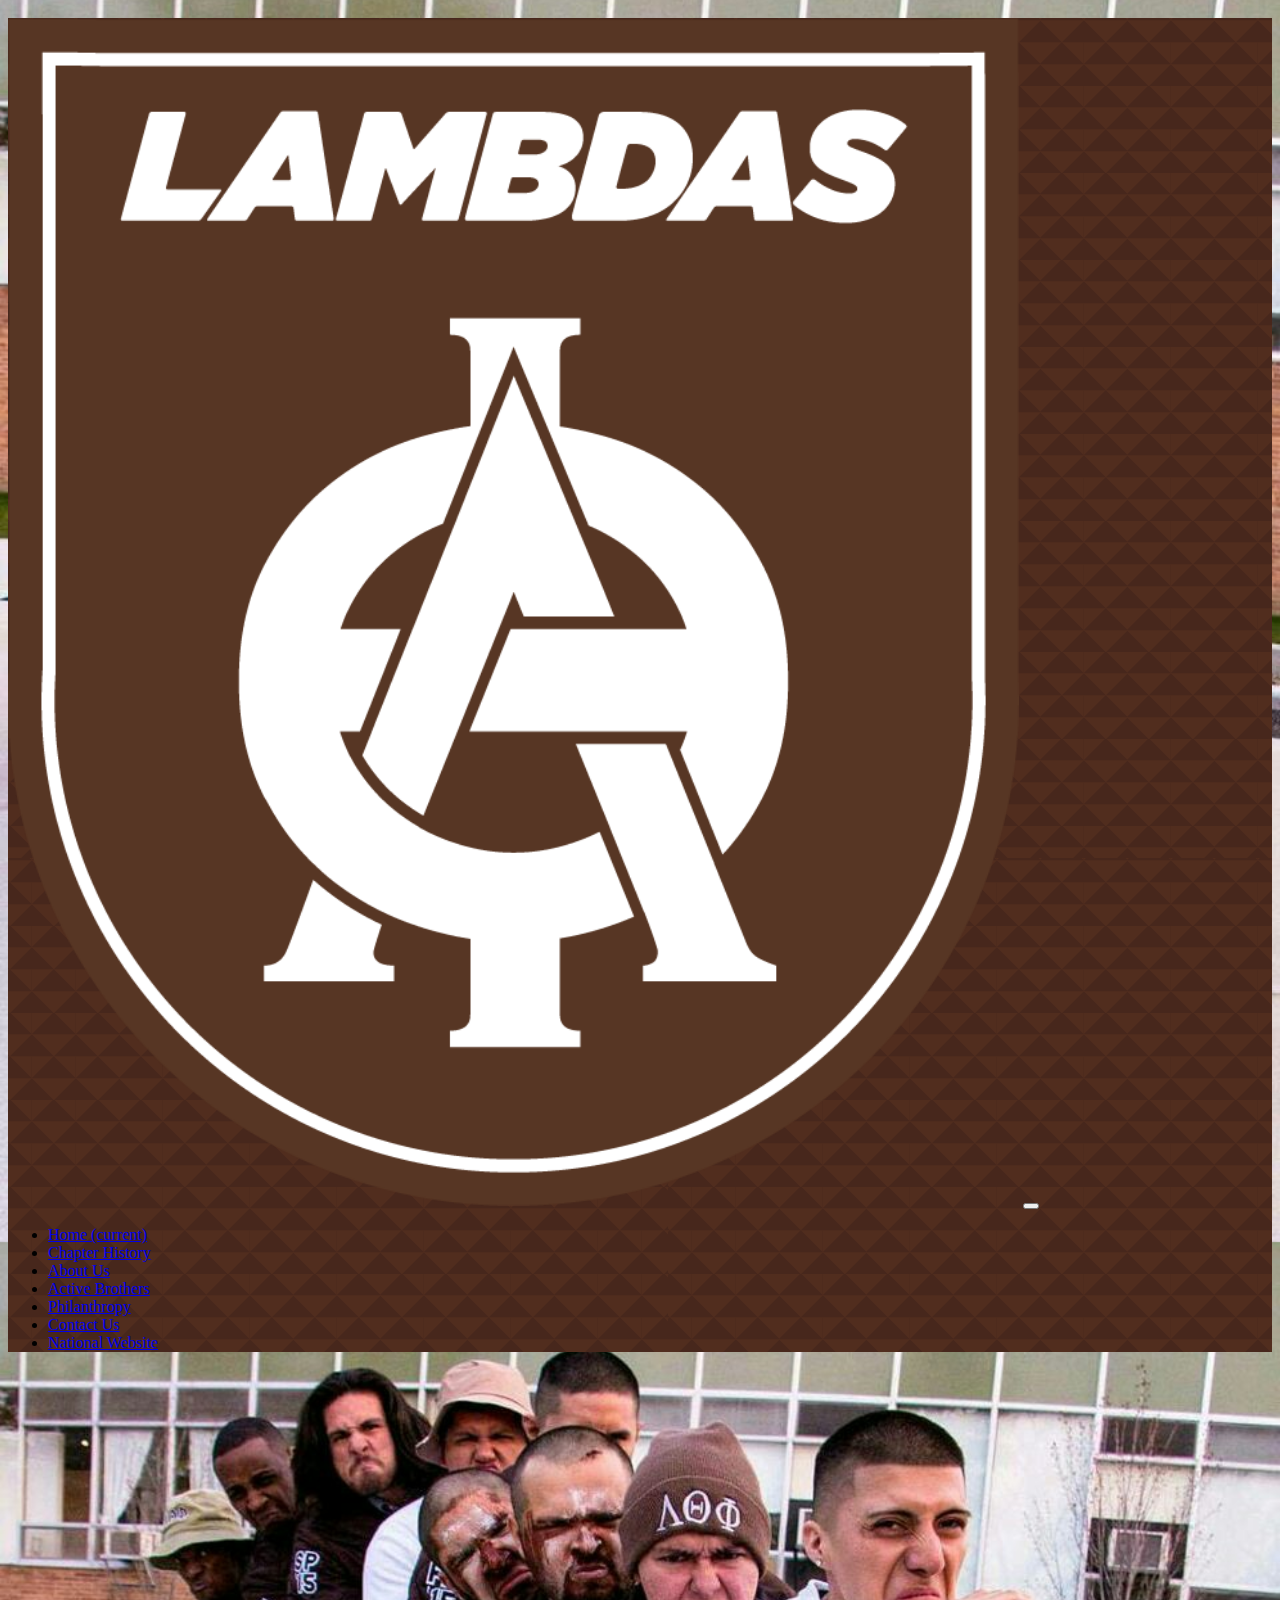
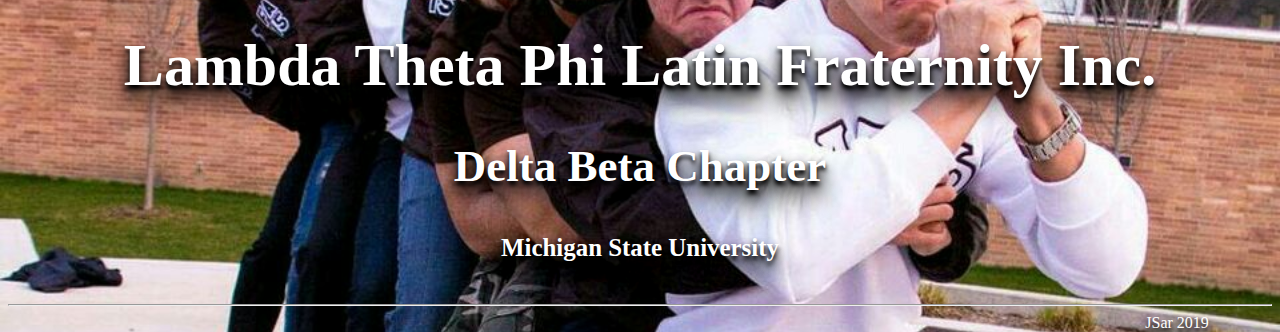
<file: index.html>
<!doctype html>
<html lang="en">
  <head>
    <!-- Required meta tags -->
    <meta charset="utf-8">
    <meta name="viewport" content="width=device-width, initial-scale=1, shrink-to-fit=no">

    <link rel="stylesheet" href="LambdaThetaPhiStandards.css">
    <!-- Bootstrap CSS -->
    <link rel="stylesheet" href="https://stackpath.bootstrapcdn.com/bootstrap/4.1.3/css/bootstrap.min.css" integrity="sha384-MCw98/SFnGE8fJT3GXwEOngsV7Zt27NXFoaoApmYm81iuXoPkFOJwJ8ERdknLPMO" crossorigin="anonymous">

    <title>ΛΘΦ - Delta Beta Chapter</title>
  </head>
  <body id="homepage">
    <!-- Start of the navbar -->
      <div class="container">
            <nav class="navbar navbar-expand-lg navbar-dark" style="
            background-image: url(src/Patterns/BrownTriangles.png)">
              <a class="navbar-brand" href="./index.html"><img id="lettersBrand" src="./src/images/LambdaLogo.png"></a>
              <button class="navbar-toggler" type="button" data-toggle="collapse" data-target="#navbarSupportedContent" aria-controls="navbarSupportedContent" aria-expanded="false" aria-label="Toggle navigation">
                <span class="navbar-toggler-icon"></span>
              </button>

              <div class="collapse navbar-collapse" id="navbarSupportedContent">
                <ul class="navbar-nav mr-auto">
                  <li class="nav-item active">
                    <a class="nav-link" href="index.html">Home <span class="sr-only">(current)</span></a>
                  </li>
                    <li class="nav-item">
                    <a class="nav-link" href="/ChapterHistory.html">Chapter History</a>
                  </li>
                    <li class="nav-item ">
                    <a class="nav-link" href="About.html">About Us</a>
                  </li>
                  <li class="nav-item">
                    <a class="nav-link" href="ActiveBrothers.html">Active Brothers</a>
                  </li>
                    <li class="nav-item">
                    <a class="nav-link" href="Philanthropy.html">Philanthropy</a>
                  </li>
                  <li class="nav-item">
                    <a class="nav-link " href="Contact.html">Contact Us</a>
                  </li>
                    <li class="nav-item">
                    <a class="nav-link" href="https://www.thelambdas.org/">National Website</a>
                  </li>
                </ul>
              </div>
          </nav>
      </div>
      <!-- End of the navbar -->
      
      
      
      <!-- Container for the large jumbotron pictures -->
      <div class="container">
        <div id="headingInfo">
            <h1>Lambda Theta Phi Latin Fraternity Inc.</h1>
            <h2>Delta Beta Chapter</h2>
            <h5>Michigan State University</h5>
        </div>
      </div>
      
     <!-- <div class="container">
          <div id="carouselExampleIndicators" class="carousel slide" data-ride="carousel">
              <ol class="carousel-indicators">
                <li data-target="#carouselExampleIndicators" data-slide-to="0" class="active"></li>
                <li data-target="#carouselExampleIndicators" data-slide-to="1"></li>
                <li data-target="#carouselExampleIndicators" data-slide-to="2"></li>
              </ol>
              <div class="carousel-inner">
                <div class="carousel-item active">
                  <img class="d-block w-100 h-10 img-thumbnail" src="./src/images/lockedUpSP17.jpg" alt="First slide">
                </div>
                <div class="carousel-item">
                  <img class="d-block w-100 h-10 img-thumbnail" src="./src/images/LBSP17.jpg" alt="Second slide">
                </div>
                <div class="carousel-item">
                  <img class="d-block w-100 h-10 img-thumbnail" src="./src/images/CRUSP17.jpg" alt="Third slide">
                </div>
              </div>
              <a class="carousel-control-prev" href="#carouselExampleIndicators" role="button" data-slide="prev">
                <span class="carousel-control-prev-icon" aria-hidden="true"></span>
                <span class="sr-only">Previous</span>
              </a>
              <a class="carousel-control-next" href="#carouselExampleIndicators" role="button" data-slide="next">
                <span class="carousel-control-next-icon" aria-hidden="true"></span>
                <span class="sr-only">Next</span>
              </a>
    </div>
      </div>-->
      
      

    <!-- Optional JavaScript -->
    <!-- jQuery first, then Popper.js, then Bootstrap JS -->
    <script src="https://code.jquery.com/jquery-3.3.1.slim.min.js" integrity="sha384-q8i/X+965DzO0rT7abK41JStQIAqVgRVzpbzo5smXKp4YfRvH+8abtTE1Pi6jizo" crossorigin="anonymous"></script>
    <script src="https://cdnjs.cloudflare.com/ajax/libs/popper.js/1.14.3/umd/popper.min.js" integrity="sha384-ZMP7rVo3mIykV+2+9J3UJ46jBk0WLaUAdn689aCwoqbBJiSnjAK/l8WvCWPIPm49" crossorigin="anonymous"></script>
    <script src="https://stackpath.bootstrapcdn.com/bootstrap/4.1.3/js/bootstrap.min.js" integrity="sha384-ChfqqxuZUCnJSK3+MXmPNIyE6ZbWh2IMqE241rYiqJxyMiZ6OW/JmZQ5stwEULTy" crossorigin="anonymous"></script>
      
      
      
      
      <hr>
      <div class="footnotesHome">
        JSar 2019
          
      </div>
  </body>
</html>
</file>
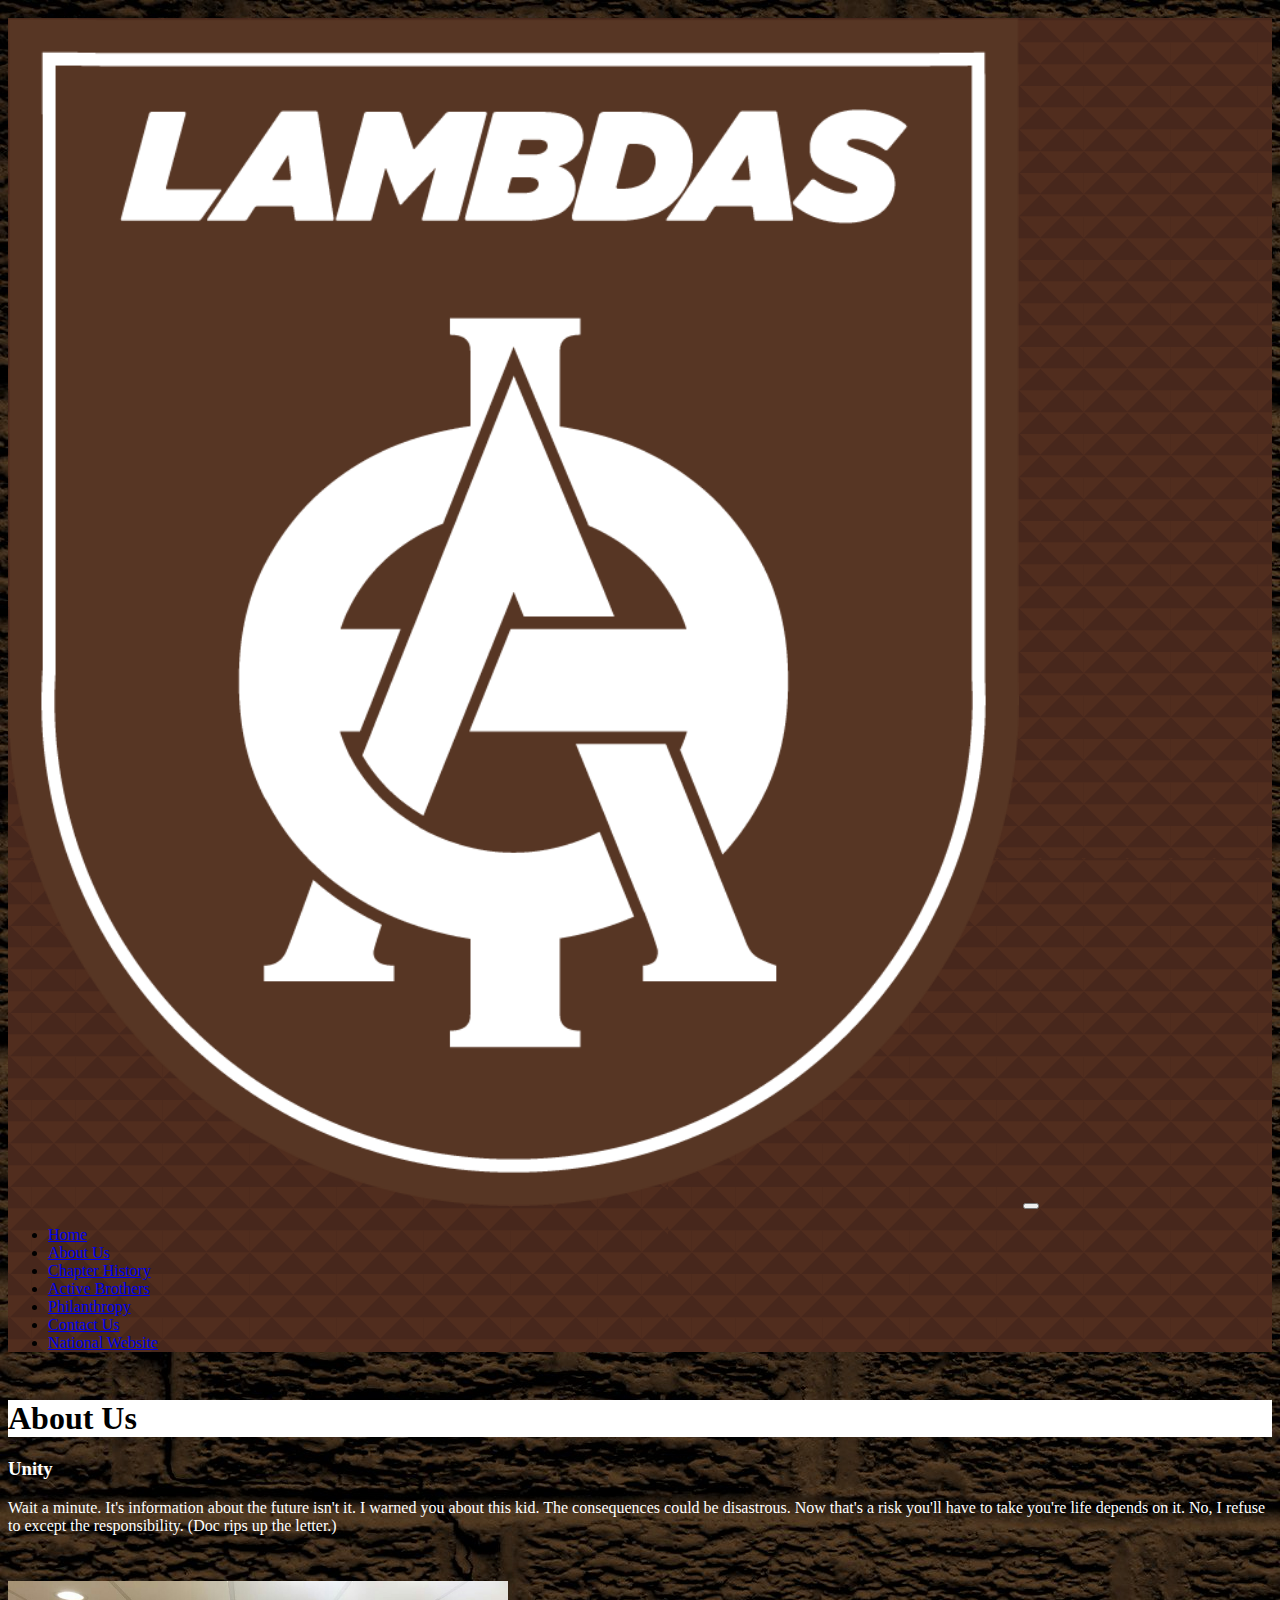
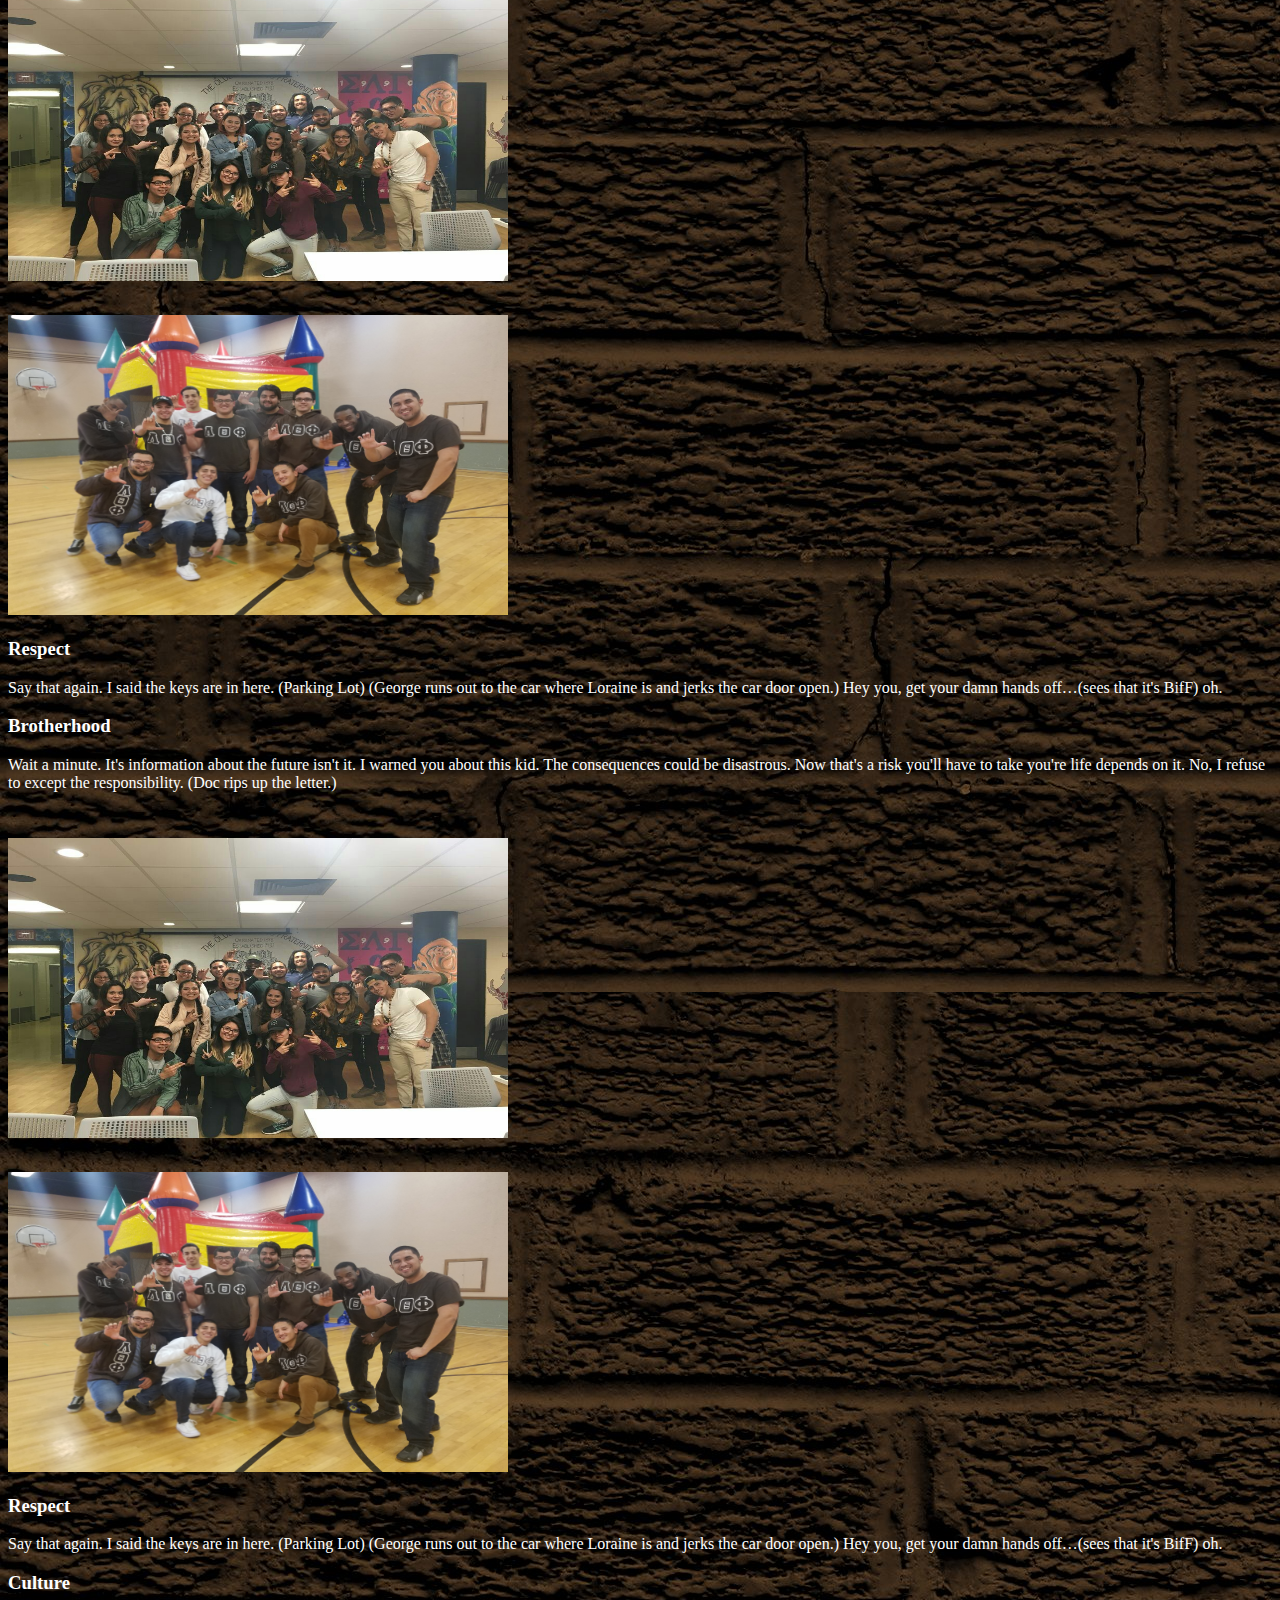
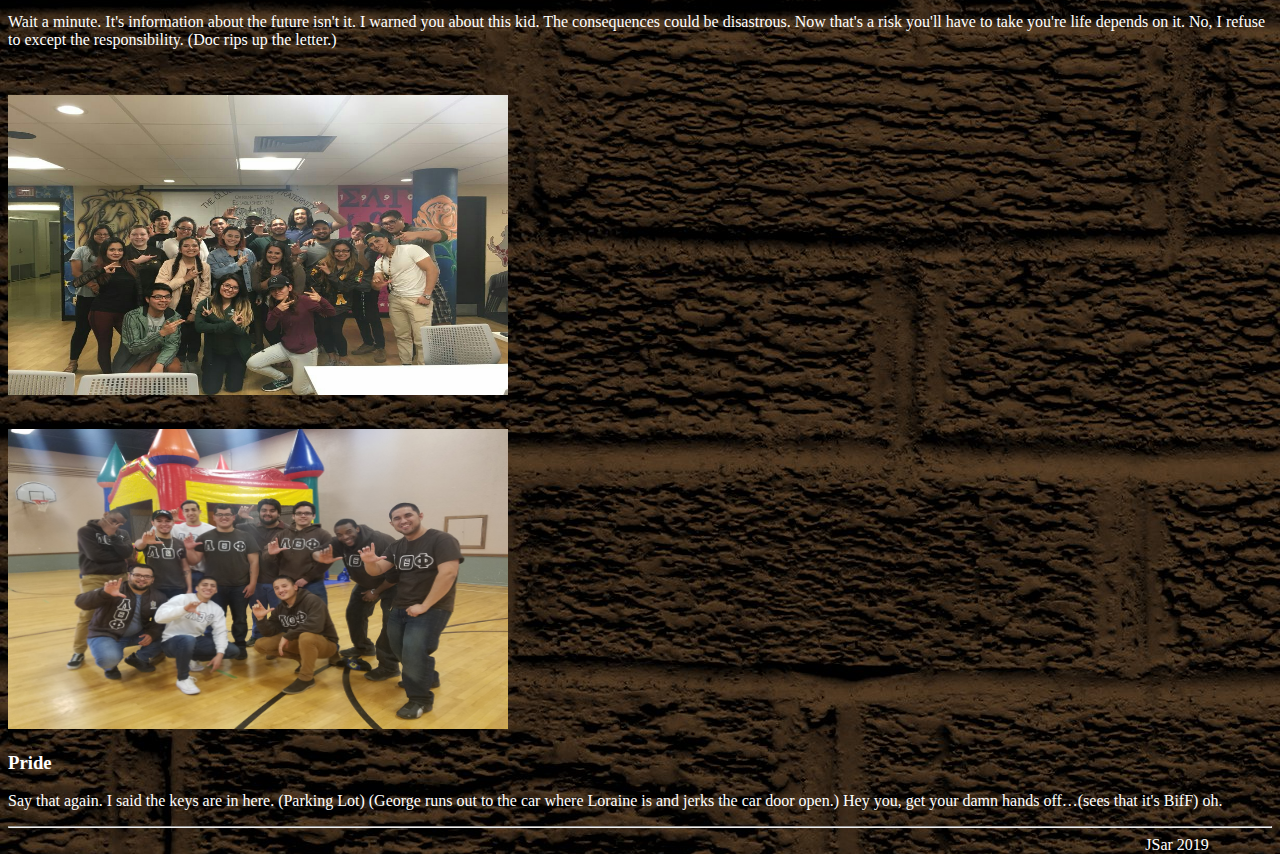
<file: About.html>
<!doctype html>
<html lang="en">
  <head>
    <!-- Required meta tags -->
    <meta charset="utf-8">
    <meta name="viewport" content="width=device-width, initial-scale=1, shrink-to-fit=no">

    <link rel="stylesheet" href="LambdaThetaPhiStandards.css">
      <link rel="stylesheet" href="https://cdnjs.cloudflare.com/ajax/libs/font-awesome/4.7.0/css/font-awesome.min.css">
    <!-- Bootstrap CSS -->
    <link rel="stylesheet" href="https://stackpath.bootstrapcdn.com/bootstrap/4.1.3/css/bootstrap.min.css" integrity="sha384-MCw98/SFnGE8fJT3GXwEOngsV7Zt27NXFoaoApmYm81iuXoPkFOJwJ8ERdknLPMO" crossorigin="anonymous">

    <title>ΛΘΦ - Active Brothers</title>
  
    </head>
  
    <body>
    <!-- Start of the navbar -->
      <div class="container">
           <nav class="navbar navbar-expand-lg navbar-dark" style="
            background-image: url(src/Patterns/BrownTriangles.png">
              <a class="navbar-brand" href="./index.html"><img id="lettersBrand" src="./src/images/LambdaLogo.png"></a>
              <button class="navbar-toggler" type="button" data-toggle="collapse" data-target="#navbarSupportedContent" aria-controls="navbarSupportedContent" aria-expanded="false" aria-label="Toggle navigation">
                <span class="navbar-toggler-icon"></span>
              </button>

              <div class="collapse navbar-collapse" id="navbarSupportedContent">
                <ul class="navbar-nav mr-auto">
                  <li class="nav-item ">
                    <a class="nav-link" href="./index.html">Home </a>
                  </li>
                     <li class="nav-item active">
                    <a class="nav-link" href="About.html">About Us<span class="sr-only">(current)</span></a>
                  </li>
                    <li class="nav-item ">
                    <a class="nav-link" href="/ChapterHistory.html">Chapter History</a>
                  </li>
                  <li class="nav-item ">
                    <a class="nav-link" href="ActiveBrothers.html">Active Brothers</a>
                  </li>
                    <li class="nav-item">
                    <a class="nav-link" href="Philanthropy.html">Philanthropy</a>
                  </li>
                  <li class="nav-item ">
                    <a class="nav-link " href="Contact.html">Contact Us</a>
                  </li>
                    <li class="nav-item">
                    <a class="nav-link" href="https://www.thelambdas.org/">National Website</a>
                  </li>
                </ul>
              </div>
          </nav>
      </div>
      <!-- End of the navbar -->
      
 
      <div class="container " >
        
            <div class= "jumbotron">
                <h1>About Us</h1>  
            </div>
          <!-- this will be the general format that we will use. A description of 4 columns followed by a picture of 8 colums. To make the page look a little different, we will be switching the format for every picture. I.e picture of 8 columns and then description of 4 columns -->
                <div class="row whiteText">
                    <div class="col-md-4">
                        <h3>Unity</h3>
                        <p>Wait a minute. It's information about the future isn't it. I warned you about this kid. The consequences could be disastrous. Now that's a risk you'll have to take you're life depends on it. No, I refuse to except the responsibility. (Doc rips up the letter.)</p>
                    </div>

                    <div class="col-md-8 ">

                        <img src="./src/images/CRUSP17.jpg" class="aboutUs">
                    </div>
            
                </div>
            
                <div class="row whiteText">
                    <div class="col-md-8 ">

                        <img src="./src/images/Easter2018.jpg"  class="aboutUs">
                    </div>

                    <div class="col-md-4">

                        <h3>Respect</h3>
                        <p>Say that again. I said the keys are in here. (Parking Lot) (George runs out to the car where Loraine is and jerks the car door open.) Hey you, get your damn hands off…(sees that it's BifF) oh.</p>
                    </div>
                </div>
                <div class="row whiteText">
                    <div class="col-md-4">
                        <h3>Brotherhood</h3>
                        <p>Wait a minute. It's information about the future isn't it. I warned you about this kid. The consequences could be disastrous. Now that's a risk you'll have to take you're life depends on it. No, I refuse to except the responsibility. (Doc rips up the letter.)</p>
                    </div>

                    <div class="col-md-8 ">

                        <img src="./src/images/CRUSP17.jpg" class="aboutUs">
                    </div>
            
                </div>
                
                <div class="row whiteText">
                    <div class="col-md-8 ">
                
                        <img src="./src/images/Easter2018.jpg" class="aboutUs">
                    </div>
                
                    <div class="col-md-4">
                    
                        <h3>Respect</h3>
                        <p>Say that again. I said the keys are in here. (Parking Lot) (George runs out to the car where Loraine is and jerks the car door open.) Hey you, get your damn hands off…(sees that it's BifF) oh.</p>
                    </div>
                </div>    
               
            <div class="row whiteText">
                <div class="col-md-4">
                    <h3>Culture</h3>
                    <p>Wait a minute. It's information about the future isn't it. I warned you about this kid. The consequences could be disastrous. Now that's a risk you'll have to take you're life depends on it. No, I refuse to except the responsibility. (Doc rips up the letter.)</p>
                </div>
                
                <div class="col-md-8 ">
                
                    <img src="./src/images/CRUSP17.jpg" class="aboutUs">
                </div>
            
            </div>
                     
            <div class="row whiteText">
                <div class="col-md-8 ">
                
                <img src="./src/images/Easter2018.jpg" class="aboutUs">
                </div>
                
                <div class="col-md-4">
                    
                    <h3>Pride</h3>
                    <p>Say that again. I said the keys are in here. (Parking Lot) (George runs out to the car where Loraine is and jerks the car door open.) Hey you, get your damn hands off…(sees that it's BifF) oh.</p>
                </div>
            
            </div>
            
         
      </div>

    <!-- Optional JavaScript -->
    <!-- jQuery first, then Popper.js, then Bootstrap JS -->
    <script src="https://code.jquery.com/jquery-3.3.1.slim.min.js" integrity="sha384-q8i/X+965DzO0rT7abK41JStQIAqVgRVzpbzo5smXKp4YfRvH+8abtTE1Pi6jizo" crossorigin="anonymous"></script>
    <script src="https://cdnjs.cloudflare.com/ajax/libs/popper.js/1.14.3/umd/popper.min.js" integrity="sha384-ZMP7rVo3mIykV+2+9J3UJ46jBk0WLaUAdn689aCwoqbBJiSnjAK/l8WvCWPIPm49" crossorigin="anonymous"></script>
    <script src="https://stackpath.bootstrapcdn.com/bootstrap/4.1.3/js/bootstrap.min.js" integrity="sha384-ChfqqxuZUCnJSK3+MXmPNIyE6ZbWh2IMqE241rYiqJxyMiZ6OW/JmZQ5stwEULTy" crossorigin="anonymous"></script>
      
      
      
      
      <hr>
      <div class="footnotesHome">
       JSar 2019   
      </div>
  </body>
</html>
</file>
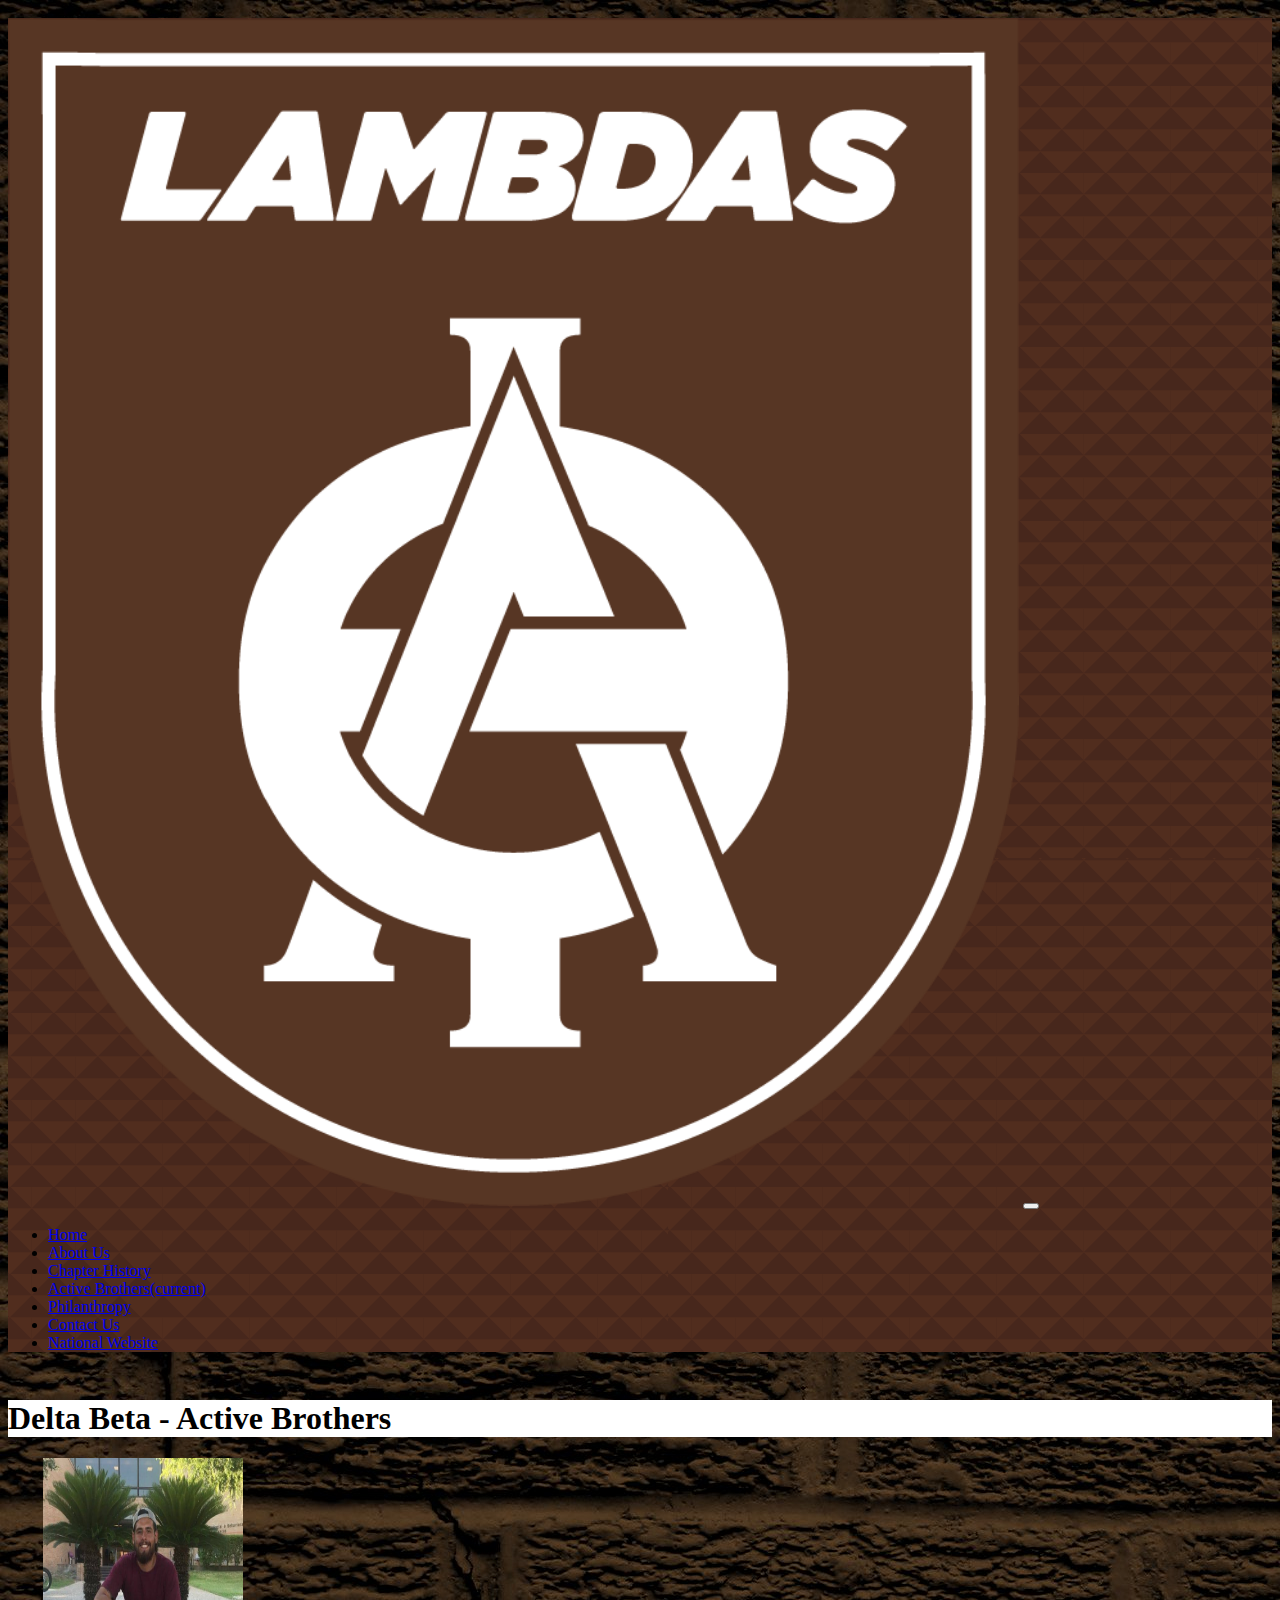
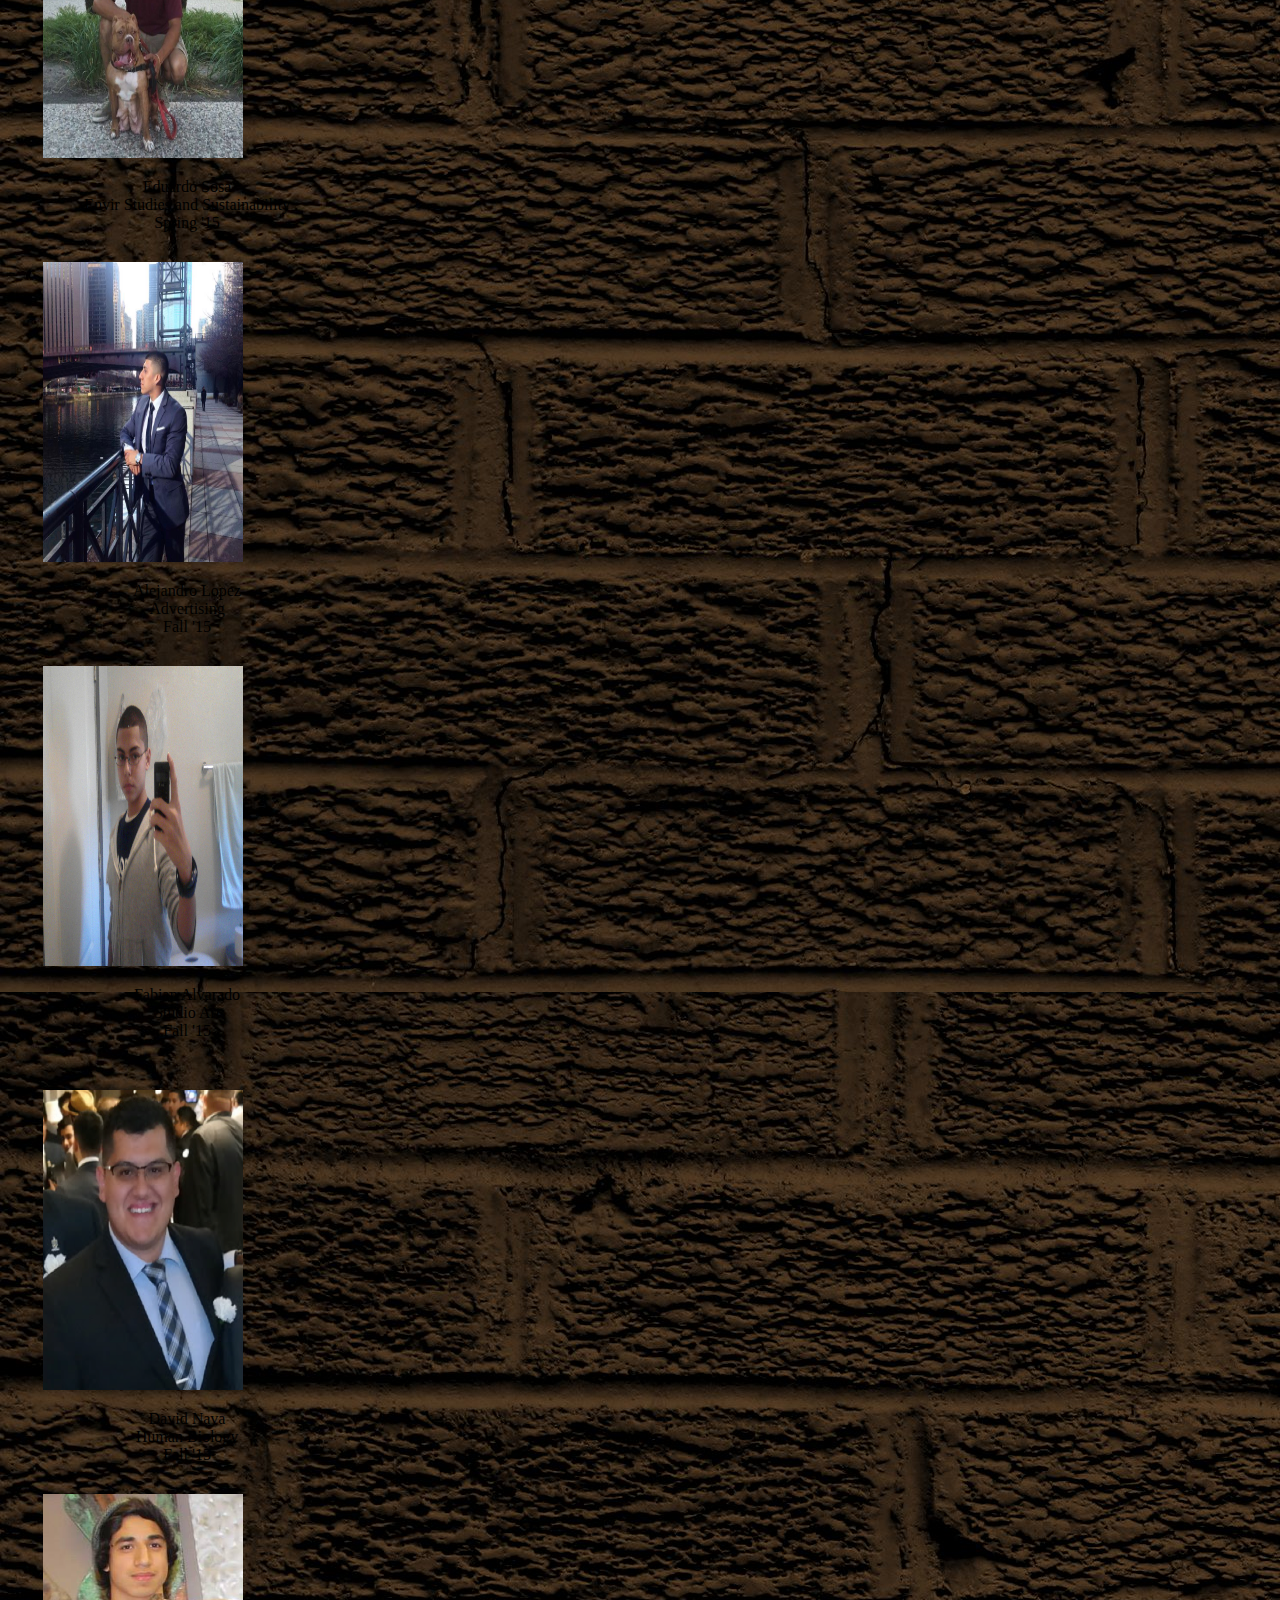
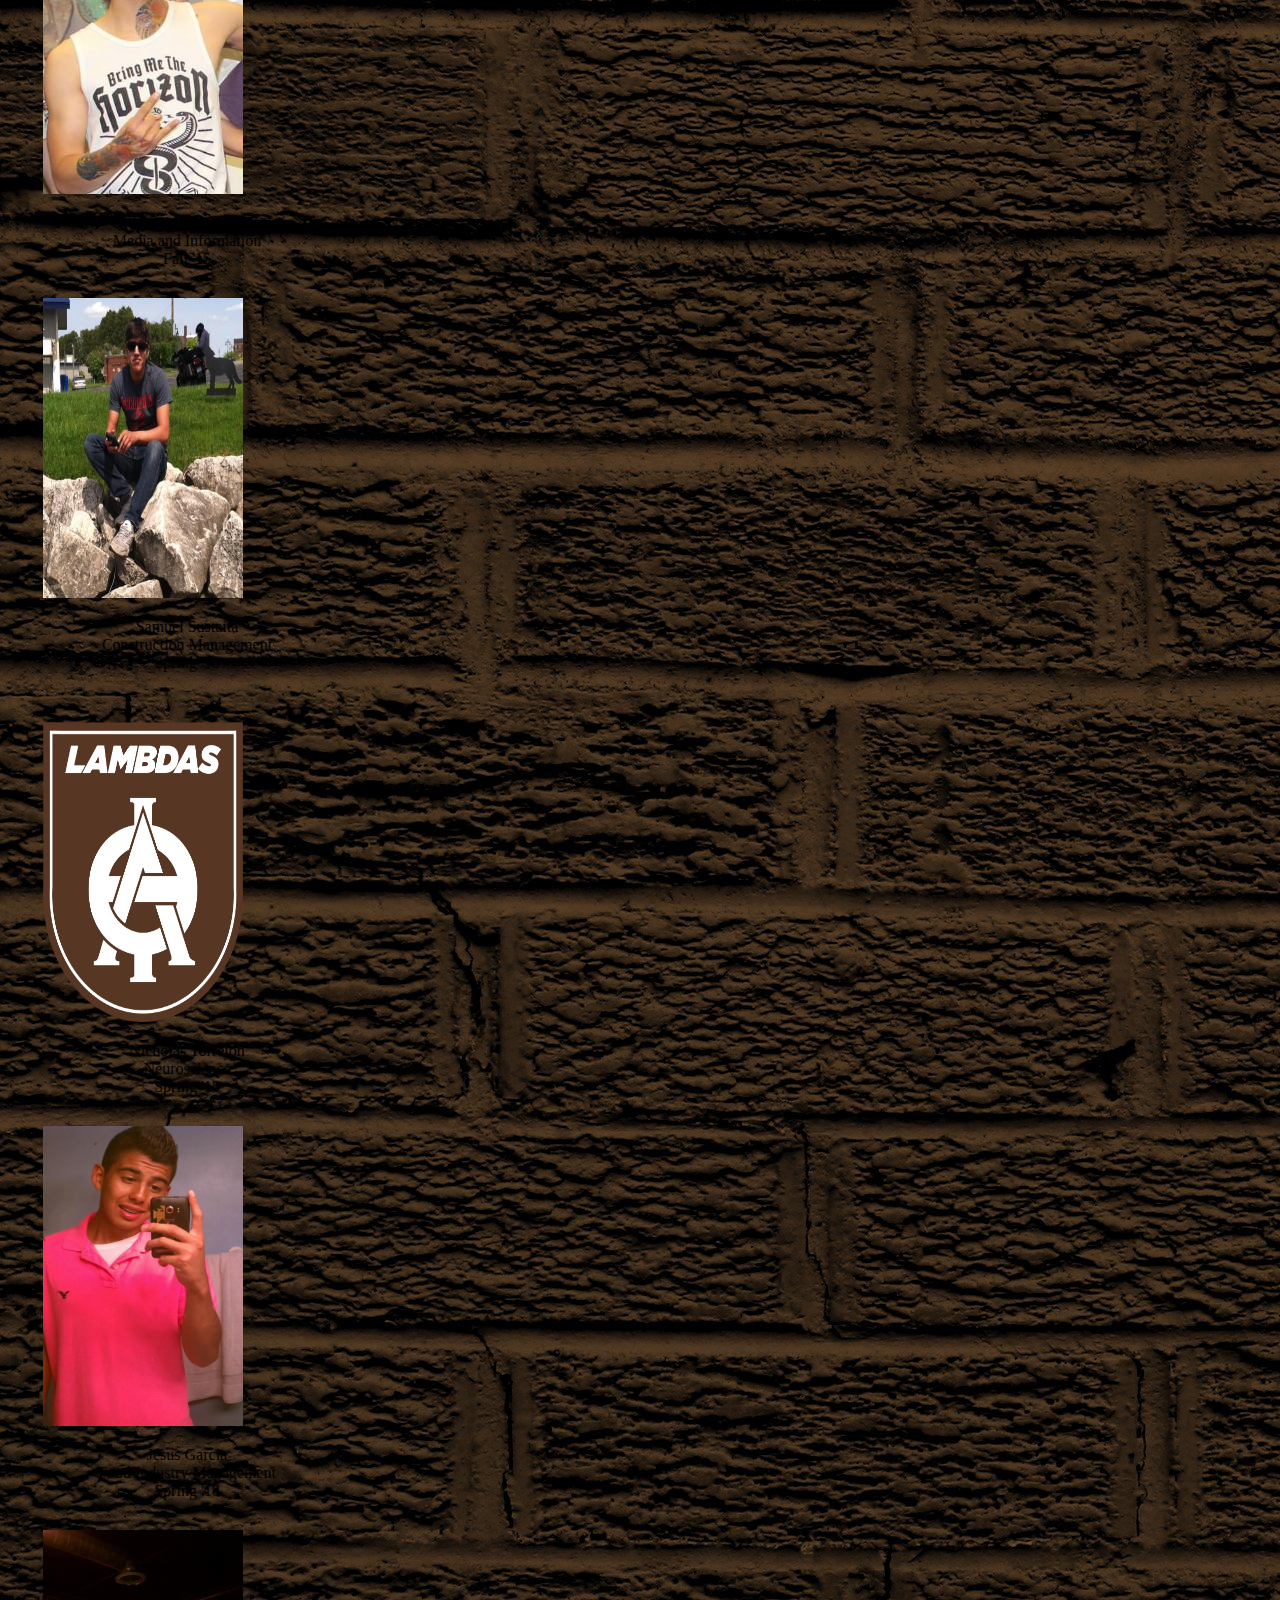
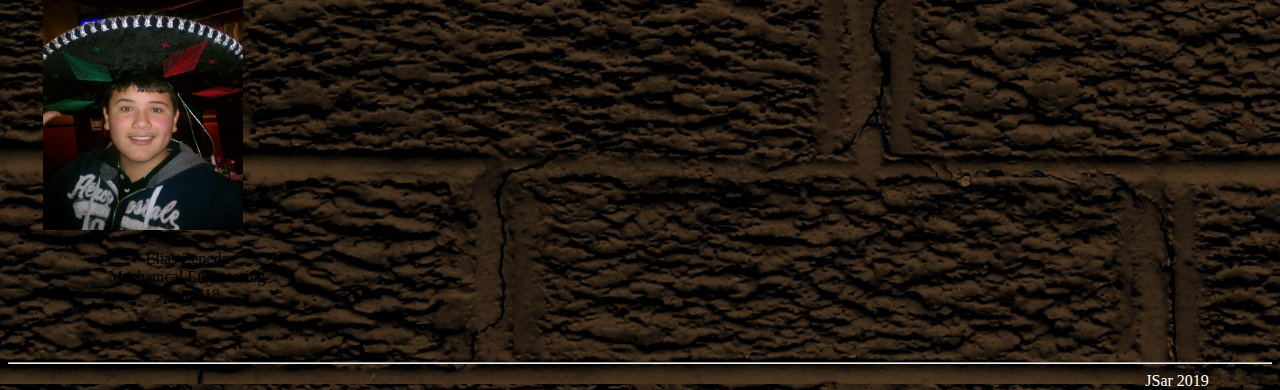
<file: ActiveBrothers.html>
<!doctype html>
<html lang="en">
  <head>
    <!-- Required meta tags -->
    <meta charset="utf-8">
    <meta name="viewport" content="width=device-width, initial-scale=1, shrink-to-fit=no">

    <link rel="stylesheet" href="LambdaThetaPhiStandards.css">
    <!-- Bootstrap CSS -->
    <link rel="stylesheet" href="https://stackpath.bootstrapcdn.com/bootstrap/4.1.3/css/bootstrap.min.css" integrity="sha384-MCw98/SFnGE8fJT3GXwEOngsV7Zt27NXFoaoApmYm81iuXoPkFOJwJ8ERdknLPMO" crossorigin="anonymous">

    <title>ΛΘΦ - Active Brothers</title>
  </head>
  <body>
    <!-- Start of the navbar -->
      <div class="container">
          <nav class="navbar navbar-expand-lg navbar-dark" style="
            background-image: url(src/Patterns/BrownTriangles.png">
              
              <a class="navbar-brand" href="./index.html"><img id="lettersBrand" src="./src/images/LambdaLogo.png"></a>
              <button class="navbar-toggler" type="button" data-toggle="collapse" data-target="#navbarSupportedContent" aria-controls="navbarSupportedContent" aria-expanded="false" aria-label="Toggle navigation">
                <span class="navbar-toggler-icon"></span>
              </button>

              <div class="collapse navbar-collapse" id="navbarSupportedContent">
                <ul class="navbar-nav mr-auto">
                  <li class="nav-item ">
                    <a class="nav-link" href="./index.html">Home </a>
                  </li>
                    <li class="nav-item ">
                    <a class="nav-link" href="About.html">About Us</a>
                  </li>
                    <li class="nav-item ">
                    <a class="nav-link" href="/ChapterHistory.html">Chapter History</a>
                  </li>
                  <li class="nav-item active">
                    <a class="nav-link" href="ActiveBrothers.html">Active Brothers<span class="sr-only">(current)</span></a>
                  </li>
                    <li class="nav-item">
                    <a class="nav-link" href="Philanthropy.html">Philanthropy</a>
                  </li>
                  <li class="nav-item">
                    <a class="nav-link " href="Contact.html">Contact Us</a>
                  </li>
                    <li class="nav-item">
                    <a class="nav-link" href="https://www.thelambdas.org/">National Website</a>
                  </li>
                </ul>
              </div>
          </nav>
      </div>
      <!-- End of the navbar -->
      
     <!-- 

    ************************************************************************
    *To add a bro modify the template or delete a bros delete their section*
    ************************************************************************
        <div class="row" >
                    <div class="col">
                        <div class="ActiveBrothers">
                            <img class="rounded profilePics" src="./src/images/Nava.png">
                            <p>Name: David Nava</p>
                            <p>Year: Senior</p>
                            <p>Major: Biology</p>
                            <p>Semester Crossed: Fall 15</p>
                        </div>
                    </div>

            +The lines that will need to be changed are:
                <img class="rounded profilePics" src="./src/images/Nava.png">
            +The src has to be changed to the pic of the new bro
            +The other info should also be changed.
    
-->
    <div class="container">
        <div class="jumbotron">
            <h1>Delta Beta - Active Brothers</h1>  
        </div>
      
      
        <!-- start of profile pictures -->
        <div class="row activeBrothersRow" >
            
       
            <div class="col-md-6 col-lg-4 ">
               <div class="card" style="width: 18rem;">
                  <img class="card-img-top" src="./src/images/laloProfile.jpg" alt="Eduardo Sosa">
                  <div class="card-body">
                      <p class="card-text">
                          Eduardo Sosa <br>
                          Envir Studies and Sustainability<br>
                          Spring '15
                          
                      </p>
                  </div>
                </div>
            </div>
            
            
            
            <div class=" col-md-6 col-lg-4">
                <div class="card" style="width: 18rem;">
                  <img class="card-img-top" src="./src/images/alejandroProfile.jpg" alt="Alejandro Lopez">
                  <div class="card-body">
                      <p class="card-text">
                          Alejandro Lopez <br>
                          Advertising<br>
                          Fall '15
                          
                      </p>
                  </div>
                </div>
            </div>
            
            <div class="col-md-6 col-lg-4">
               <div class="card" style="width: 18rem;">
                  <img class="card-img-top" src="./src/images/youngFabian.jpg" alt="Fabian Alvardo">
                  <div class="card-body">
                       <p class="card-text">
                          Fabian Alvarado <br>
                          Studio Art<br>
                          Fall '15
                          
                      </p>
                  </div>
                </div>
            </div>
        </div>    
        
        
        <div class="row activeBrothersRow" >
            
       <div class="col-lg-4 col-md-6">
                <div class="card" style="width: 18rem;">
                  <img class="card-img-top" src="./src/images/Nava.png" alt="David Nava">
                  <div class="card-body">
                      <p class="card-text">
                          David Nava <br>
                          Human Biology<br>
                          Fall '15
                          
                      </p>
                  </div>
                </div>
            </div>
            
            
            <div class="col-md-6 col-lg-4">
                <div class="card" style="width: 18rem;">
                  <img class="card-img-top" src="./src/images/rockerSaucedo.jpg" alt="David Nava">
                  <div class="card-body">
                      <p class="card-text">
                          David Saucedo <br>
                          Media and Information<br>
                          Fall '15
                          
                      </p>
                  </div>
                </div>
            </div>
            
            <div class="col-md-6 col-lg-4">
                <div class="card" style="width: 18rem;">
                  <img class="card-img-top" src="./src/images/samProfile.jpg" alt="Samuel Sustaita">
                  <div class="card-body">
                      <p class="card-text">
                          Samuel Sustaita <br>
                          Construction Management<br>
                          Spring '18
                          
                      </p>
                  </div>
                </div>
            </div>
        </div>    
        
        <div class="row activeBrothersRow" >
            
       
            <div class="col-md-6 col-lg-4">
               <div class="card" style="width: 18rem;">
                  <img class="card-img-top" src="./src/images/LambdaLogo.png" alt="Nick Torrejon">
                  <div class="card-body">
                       <p class="card-text">
                          Nicholas Torrejon<br>
                          Neuroscience<br>
                          Spring '18
                          
                      </p>
                  </div>
                </div>
            </div>
            
            <div class="col-md-6 col-lg-4">
                <div class="card" style="width: 18rem;">
                  <img class="card-img-top" src="./src/images/chuchoLameProfile.jpg" alt="Jesus Garcia">
                  <div class="card-body">
                      <p class="card-text">
                          Jesus Garcia <br>
                          Food Industry Management<br>
                          Spring '18
                          
                      </p>
                  </div>
                </div>
            </div>
            
            <div class="col-md-6 col-lg-4">
                <div class="card" style="width: 18rem;">
                  <img class="card-img-top" src="./src/images/youngEliasProfile.jpg" alt="Elias Zepeda">
                  <div class="card-body">
                      <p class="card-text">
                          Elias Zepeda <br>
                          Mechanical Engineering<br>
                          Spring '18
                          
                      </p>
                  </div>
                </div>
            </div>
        </div>   
            
      
      </div>
      

    <!-- Optional JavaScript -->
    <!-- jQuery first, then Popper.js, then Bootstrap JS -->
   <script src="https://code.jquery.com/jquery-3.3.1.slim.min.js" integrity="sha384-q8i/X+965DzO0rT7abK41JStQIAqVgRVzpbzo5smXKp4YfRvH+8abtTE1Pi6jizo" crossorigin="anonymous"></script>
<script src="https://cdnjs.cloudflare.com/ajax/libs/popper.js/1.14.3/umd/popper.min.js" integrity="sha384-ZMP7rVo3mIykV+2+9J3UJ46jBk0WLaUAdn689aCwoqbBJiSnjAK/l8WvCWPIPm49" crossorigin="anonymous"></script>
<script src="https://stackpath.bootstrapcdn.com/bootstrap/4.1.3/js/bootstrap.min.js" integrity="sha384-ChfqqxuZUCnJSK3+MXmPNIyE6ZbWh2IMqE241rYiqJxyMiZ6OW/JmZQ5stwEULTy" crossorigin="anonymous"></script>
      
      
      
      
      <hr>
      <div class="footnotesHome">
        JSar 2019
          
      </div>
  </body>
</html>
</file>
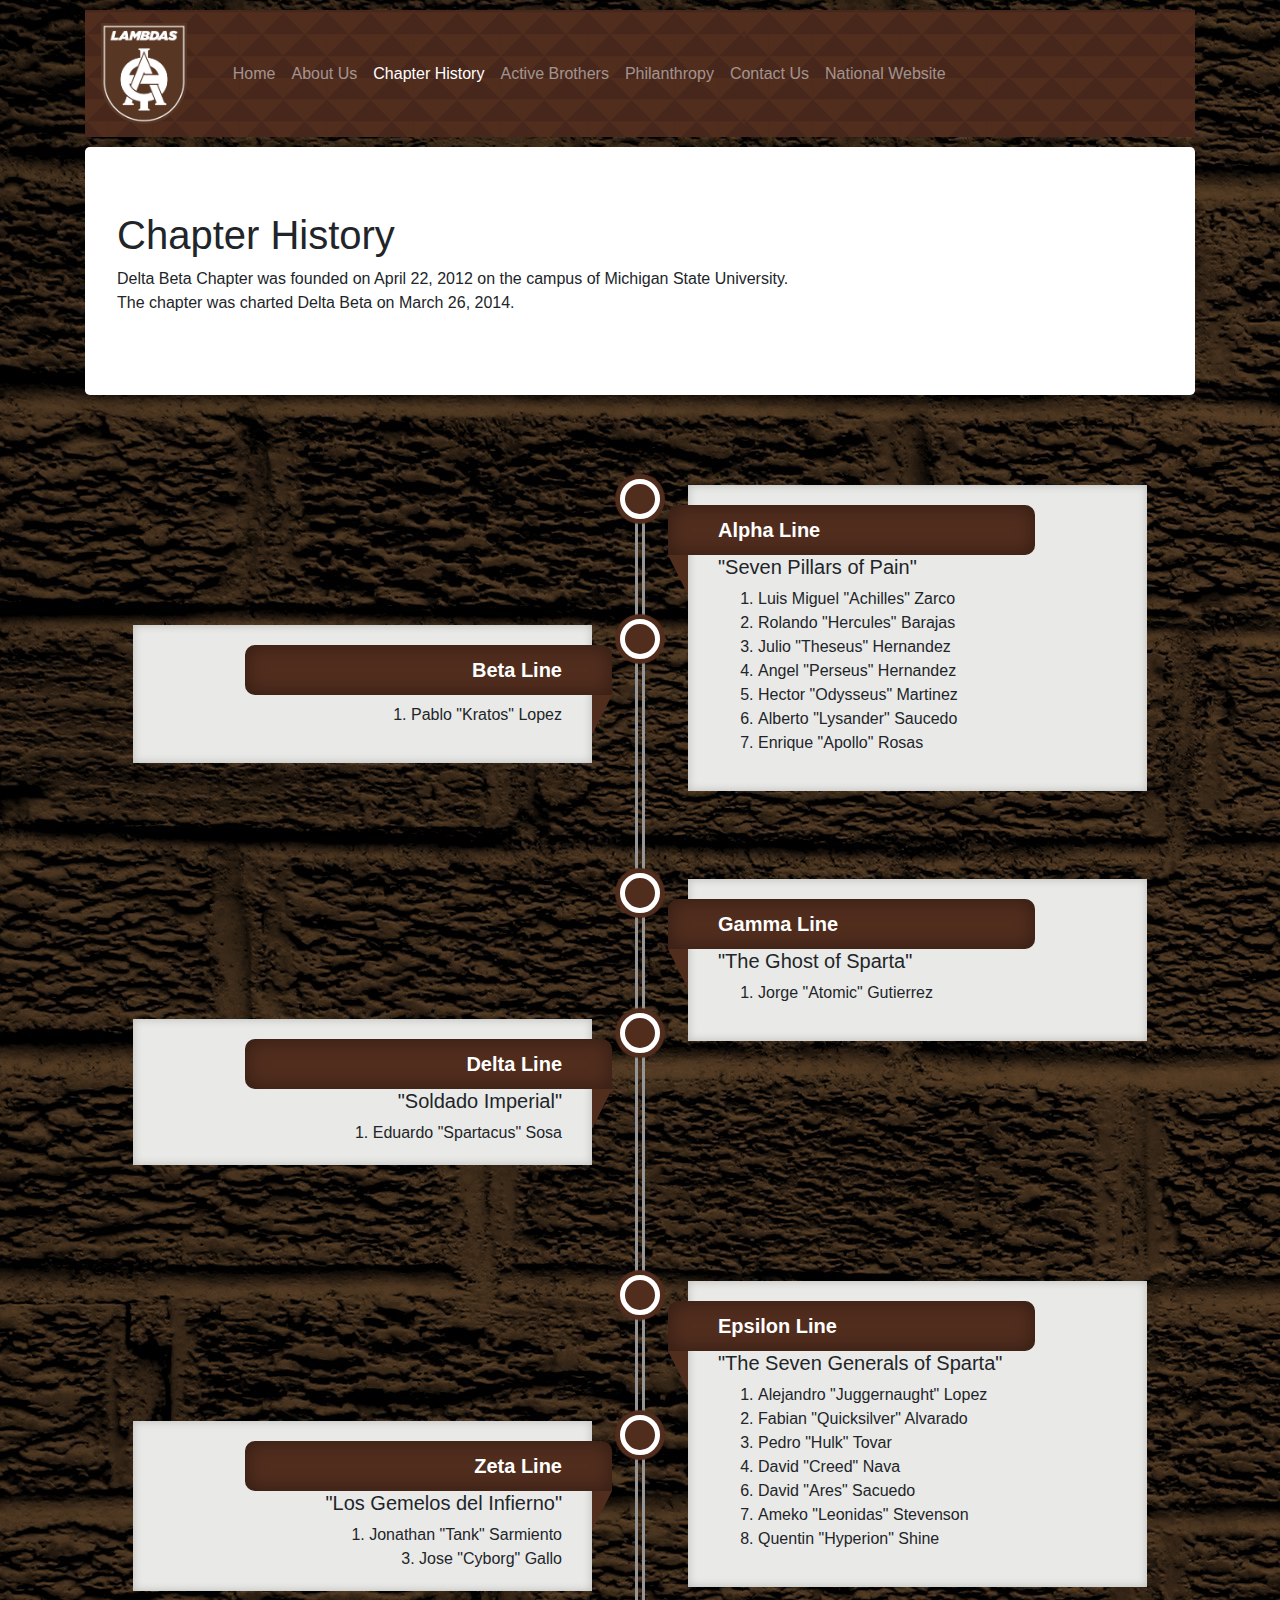
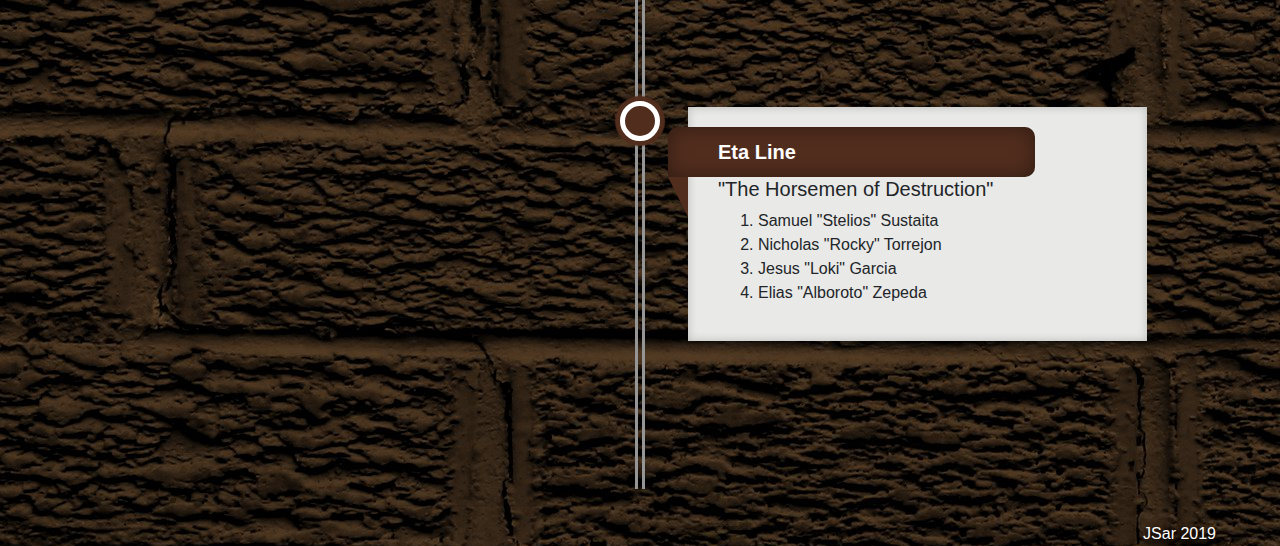
<file: ChapterHistory.html>
<!doctype html>
<html lang="en">
  <head>
    <!-- Required meta tags -->
    <meta charset="utf-8">
    <meta name="viewport" content="width=device-width, initial-scale=1, shrink-to-fit=no">

    <link rel="stylesheet" href="LambdaThetaPhiStandards.css">
      <link rel="stylesheet" href="Timeline.css">
    <!-- Bootstrap CSS -->
    <link rel="stylesheet" href="https://stackpath.bootstrapcdn.com/bootstrap/4.1.3/css/bootstrap.min.css" integrity="sha384-MCw98/SFnGE8fJT3GXwEOngsV7Zt27NXFoaoApmYm81iuXoPkFOJwJ8ERdknLPMO" crossorigin="anonymous">
      <link href="//maxcdn.bootstrapcdn.com/bootstrap/4.1.1/css/bootstrap.min.css" rel="stylesheet" id="bootstrap-css">
<script src="//maxcdn.bootstrapcdn.com/bootstrap/4.1.1/js/bootstrap.min.js"></script>
<script src="//cdnjs.cloudflare.com/ajax/libs/jquery/3.2.1/jquery.min.js"></script>

    <title>ΛΘΦ - Chapter History</title>
  </head>
  <body>
    <!-- Start of the menu -->
      <div class="container">
         <nav class="navbar navbar-expand-lg navbar-dark" style="
            background-image: url(src/Patterns/BrownTriangles.png">
              <a class="navbar-brand" href="./index.html"><img id="lettersBrand" src="./src/images/LambdaLogo.png"></a>
              <button class="navbar-toggler" type="button" data-toggle="collapse" data-target="#navbarSupportedContent" aria-controls="navbarSupportedContent" aria-expanded="false" aria-label="Toggle navigation">
                <span class="navbar-toggler-icon"></span>
              </button>

              <div class="collapse navbar-collapse" id="navbarSupportedContent">
                <ul class="navbar-nav mr-auto">
                  <li class="nav-item ">
                    <a class="nav-link" href="./index.html">Home </a>
                  </li>
                    <li class="nav-item ">
                    <a class="nav-link" href="About.html">About Us</a>
                  </li>
                    <li class="nav-item active">
                    <a class="nav-link" href="ChapterHistory.html">Chapter History <span class="sr-only">(current)</span></a>
                  </li>
                  <li class="nav-item">
                    <a class="nav-link" href="ActiveBrothers.html">Active Brothers</a>
                  </li>
                    <li class="nav-item">
                    <a class="nav-link" href="Philanthropy.html">Philanthropy</a>
                  </li>
                  <li class="nav-item">
                    <a class="nav-link " href="Contact.html">Contact Us</a>
                  </li>
                    <li class="nav-item">
                    <a class="nav-link" href="https://www.thelambdas.org/">National Website</a>
                  </li>
                </ul>
              </div>
          </nav>
      </div>
      <!-- End of the menu -->
      
      
      
     <div class="container">
        <div class="jumbotron">
            <h1>Chapter History</h1>
            <p>Delta Beta Chapter was founded on April 22, 2012 on the campus of Michigan State University. <br>The chapter was charted Delta Beta on March 26, 2014.</p>
        </div>
      </div>
      
      
  
      
      
      
  <div class="container ">
   <div class="main-timeline">
    
       <div class="timeline p-md-3 p-lg-5 ">
        <div class="container timeline-content ">
            <span class="year">Alpha Line</span>
            <h5> "Seven Pillars of Pain" </h5>
                <ol>
                    <li>Luis Miguel "Achilles" Zarco</li>
                    <li>Rolando "Hercules" Barajas</li>
                    <li>Julio "Theseus" Hernandez</li>
                    <li>Angel "Perseus" Hernandez</li>
                    <li>Hector "Odysseus" Martinez</li>
                    <li>Alberto "Lysander" Saucedo</li>
                    <li>Enrique "Apollo" Rosas</li>
                </ol>
        </div>
    </div>
    
       <div class="timeline p-md-3 p-lg-5 ">
            <div class="container timeline-content ">
                <span class="year">Beta Line</span>
                <h5></h5>
                <p> 1. Pablo "Kratos" Lopez </p>   
            </div>
   
       </div>
       
       
        <div class="timeline p-md-3 p-lg-5 ">
            <div class="container timeline-content ">
                <span class="year">Gamma Line</span>
                 <h5>"The Ghost of Sparta"</h5> 
                    <ol>
                        <li>Jorge "Atomic" Gutierrez</li>
                    </ol>
            </div>
   
       </div>
       
        <div class="timeline p-md-3 p-lg-5 ">
            <div class="container timeline-content  ">
                <span class="year">Delta Line</span> 
                 <h5>"Soldado Imperial"</h5>
                1. Eduardo "Spartacus" Sosa
            </div>
   
       </div>
       
        <div class="timeline p-md-3 p-lg-5  ">
            <div class="container timeline-content ">
                <span class="year">Epsilon Line</span>
                <h5>"The Seven Generals of Sparta"</h5>     
                <ol>
                        <li>Alejandro "Juggernaught" Lopez</li>
                        <li>Fabian "Quicksilver" Alvarado</li>
                        <li>Pedro "Hulk" Tovar</li>
                        <li>David "Creed" Nava</li>
                        <li value=6>David "Ares" Sacuedo</li>
                        <li>Ameko "Leonidas" Stevenson</li>
                        <li>Quentin "Hyperion" Shine</li>
                    </ol>
            </div>
   
       </div>
       
        <div class="timeline p-md-3 p-lg-5 ">
            <div class="container timeline-content  ">
                <span class="year">Zeta Line</span>
                 <h5>"Los Gemelos del Infierno"</h5>     

                 1. Jonathan "Tank" Sarmiento<br>
                3. Jose "Cyborg" Gallo      
            </div>
   
       </div>

       <div class="timeline p-md-3 p-lg-5 ">
            <div class="container timeline-content  ">
               <span class="year">Eta Line</span>
                <h5>"The Horsemen of Destruction"</h5>     
                <ol>
                        <li>Samuel "Stelios" Sustaita</li>
                        <li>Nicholas "Rocky" Torrejon</li>
                        <li>Jesus "Loki" Garcia</li>
                        <li>Elias "Alboroto" Zepeda</li>
                    </ol>
            </div>

       </div>
       
      </div>
      
  </div>

      
      
    <!-- Optional JavaScript -->
    <!-- jQuery first, then Popper.js, then Bootstrap JS -->
    <script src="https://code.jquery.com/jquery-3.3.1.slim.min.js" integrity="sha384-q8i/X+965DzO0rT7abK41JStQIAqVgRVzpbzo5smXKp4YfRvH+8abtTE1Pi6jizo" crossorigin="anonymous"></script>
    <script src="https://cdnjs.cloudflare.com/ajax/libs/popper.js/1.14.3/umd/popper.min.js" integrity="sha384-ZMP7rVo3mIykV+2+9J3UJ46jBk0WLaUAdn689aCwoqbBJiSnjAK/l8WvCWPIPm49" crossorigin="anonymous"></script>
    <script src="https://stackpath.bootstrapcdn.com/bootstrap/4.1.3/js/bootstrap.min.js" integrity="sha384-ChfqqxuZUCnJSK3+MXmPNIyE6ZbWh2IMqE241rYiqJxyMiZ6OW/JmZQ5stwEULTy" crossorigin="anonymous"></script>
      
      
      
      
      <hr>
      <div class="footnotesHome">
       JSar 2019
          
      </div>
  </body>
</html>
</file>
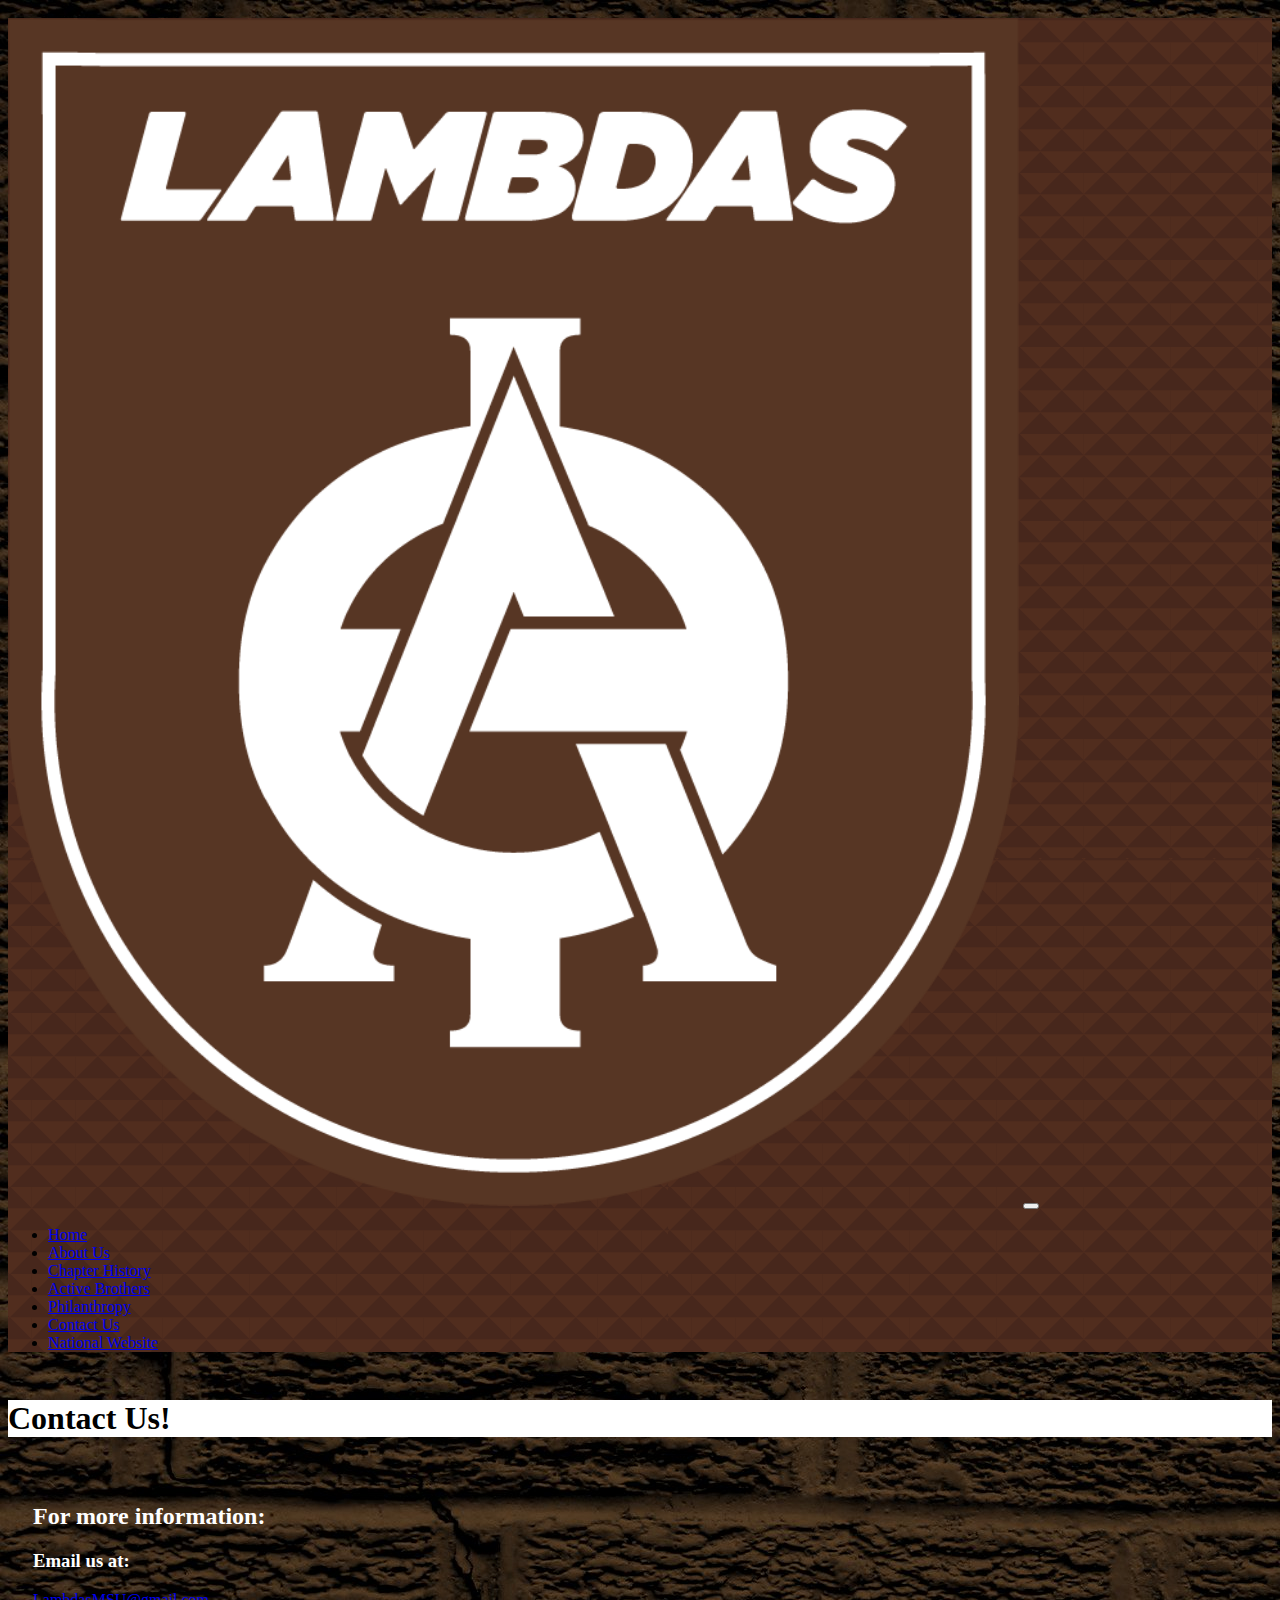
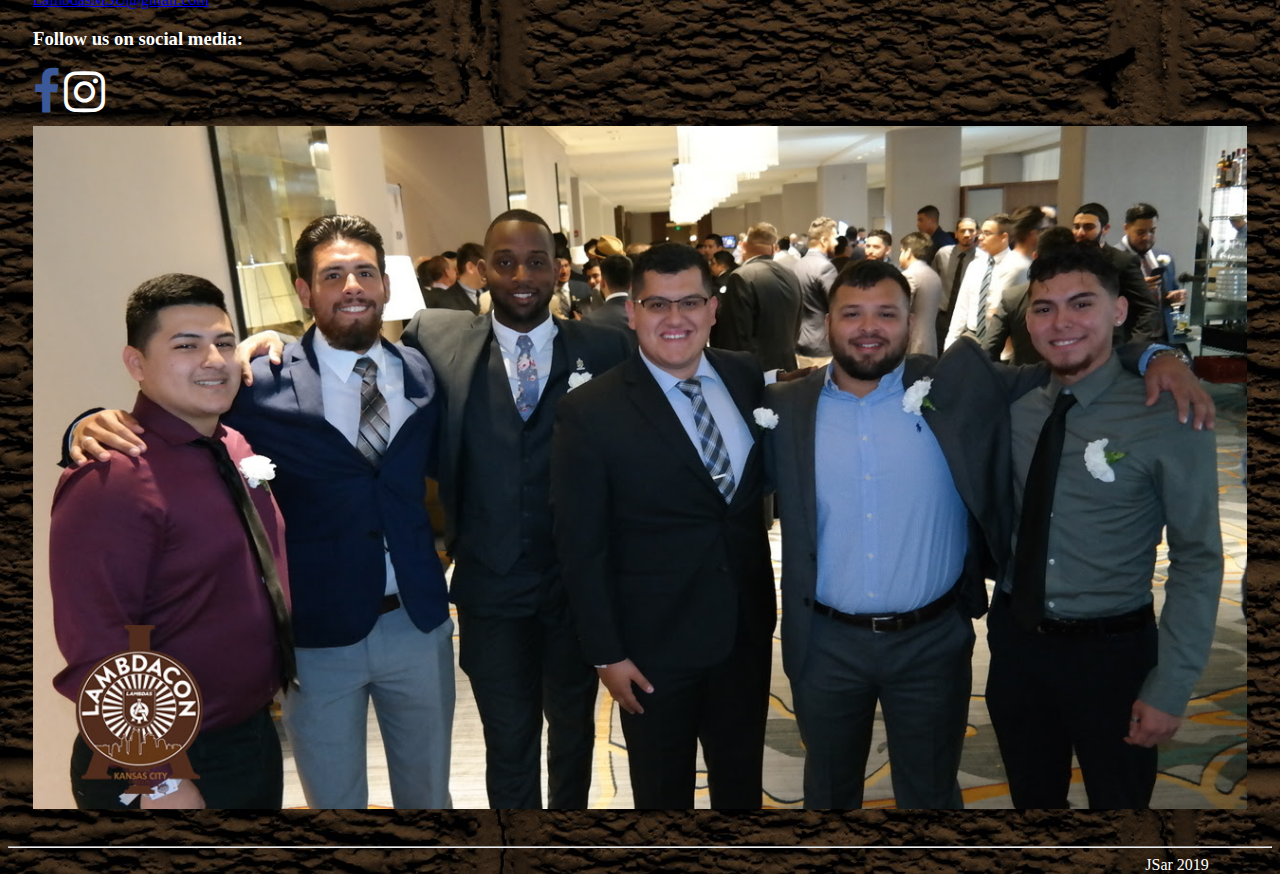
<file: Contact.html>
<!doctype html>
<html lang="en">
  <head>
    <!-- Required meta tags -->
    <meta charset="utf-8">
    <meta name="viewport" content="width=device-width, initial-scale=1, shrink-to-fit=no">

    <link rel="stylesheet" href="LambdaThetaPhiStandards.css">
      <link rel="stylesheet" href="https://cdnjs.cloudflare.com/ajax/libs/font-awesome/4.7.0/css/font-awesome.min.css">
    <!-- Bootstrap CSS -->
    <link rel="stylesheet" href="https://stackpath.bootstrapcdn.com/bootstrap/4.1.3/css/bootstrap.min.css" integrity="sha384-MCw98/SFnGE8fJT3GXwEOngsV7Zt27NXFoaoApmYm81iuXoPkFOJwJ8ERdknLPMO" crossorigin="anonymous">

    <title>ΛΘΦ - Active Brothers</title>
  
    </head>
  
    <body>
    <!-- Start of the navbar -->
      <div class="container">
           <nav class="navbar navbar-expand-lg navbar-dark" style="
            background-image: url(src/Patterns/BrownTriangles.png">
              <a class="navbar-brand" href="./index.html"><img id="lettersBrand" src="./src/images/LambdaLogo.png"></a>
              <button class="navbar-toggler" type="button" data-toggle="collapse" data-target="#navbarSupportedContent" aria-controls="navbarSupportedContent" aria-expanded="false" aria-label="Toggle navigation">
                <span class="navbar-toggler-icon"></span>
              </button>

              <div class="collapse navbar-collapse" id="navbarSupportedContent">
                <ul class="navbar-nav mr-auto">
                  <li class="nav-item ">
                    <a class="nav-link" href="./index.html">Home</a>
                  </li>
                     <li class="nav-item ">
                    <a class="nav-link" href="About.html">About Us</a>
                  </li>
                    <li class="nav-item ">
                    <a class="nav-link" href="/ChapterHistory.html">Chapter History</a>
                  </li>
                  <li class="nav-item ">
                    <a class="nav-link" href="ActiveBrothers.html">Active Brothers</a>
                  </li>
                    <li class="nav-item">
                    <a class="nav-link" href="Philanthropy.html">Philanthropy</a>
                  </li>
                  <li class="nav-item active">
                    <a class="nav-link " href="Contact.html">Contact Us<span class="sr-only">(current)</span></a>
                  </li>
                    <li class="nav-item">
                    <a class="nav-link" href="https://www.thelambdas.org/">National Website</a>
                  </li>
                </ul>
              </div>
          </nav>
      </div>
      <!-- End of the navbar -->
      
 
      <div class="container " >
        
            <div class= "jumbotron">
                <h1>Contact Us!</h1>  
            </div>
          
            <div class="row whiteText" id = "contactContainer">
                <div class="col-md-4">
                  <h2>For more information:</h2>
                        <p><p> <h3>Email us at:</h3><a href="mailto:LambdasMSU@gmail.com">LambdasMSU@gmail.com</a> 
                      <p><h3>Follow us on social media:</h3><a href="https://www.facebook.com/MichiganStateLambdas/"> <i class="fa fa-facebook-f" style="font-size:48px;color:#3b5998"></i></a>
                    <a href="https://www.instagram.com/msulambdas/?hl=en"><i class="fa fa-instagram" style="font-size:48px;color:white"></i></a>
                </div>
                <div class="container col-md-8">
                    <img id="contactPic" class="rounded" src="./src/images/LambdaConBros.jpg">
              </div>
            
            
          </div>
      </div>

    <!-- Optional JavaScript -->
    <!-- jQuery first, then Popper.js, then Bootstrap JS -->
    <script src="https://code.jquery.com/jquery-3.3.1.slim.min.js" integrity="sha384-q8i/X+965DzO0rT7abK41JStQIAqVgRVzpbzo5smXKp4YfRvH+8abtTE1Pi6jizo" crossorigin="anonymous"></script>
    <script src="https://cdnjs.cloudflare.com/ajax/libs/popper.js/1.14.3/umd/popper.min.js" integrity="sha384-ZMP7rVo3mIykV+2+9J3UJ46jBk0WLaUAdn689aCwoqbBJiSnjAK/l8WvCWPIPm49" crossorigin="anonymous"></script>
    <script src="https://stackpath.bootstrapcdn.com/bootstrap/4.1.3/js/bootstrap.min.js" integrity="sha384-ChfqqxuZUCnJSK3+MXmPNIyE6ZbWh2IMqE241rYiqJxyMiZ6OW/JmZQ5stwEULTy" crossorigin="anonymous"></script>
      
      
      
      
      <hr>
      <div class="footnotesHome">
       JSar 2019   
      </div>
  </body>
</html>
</file>
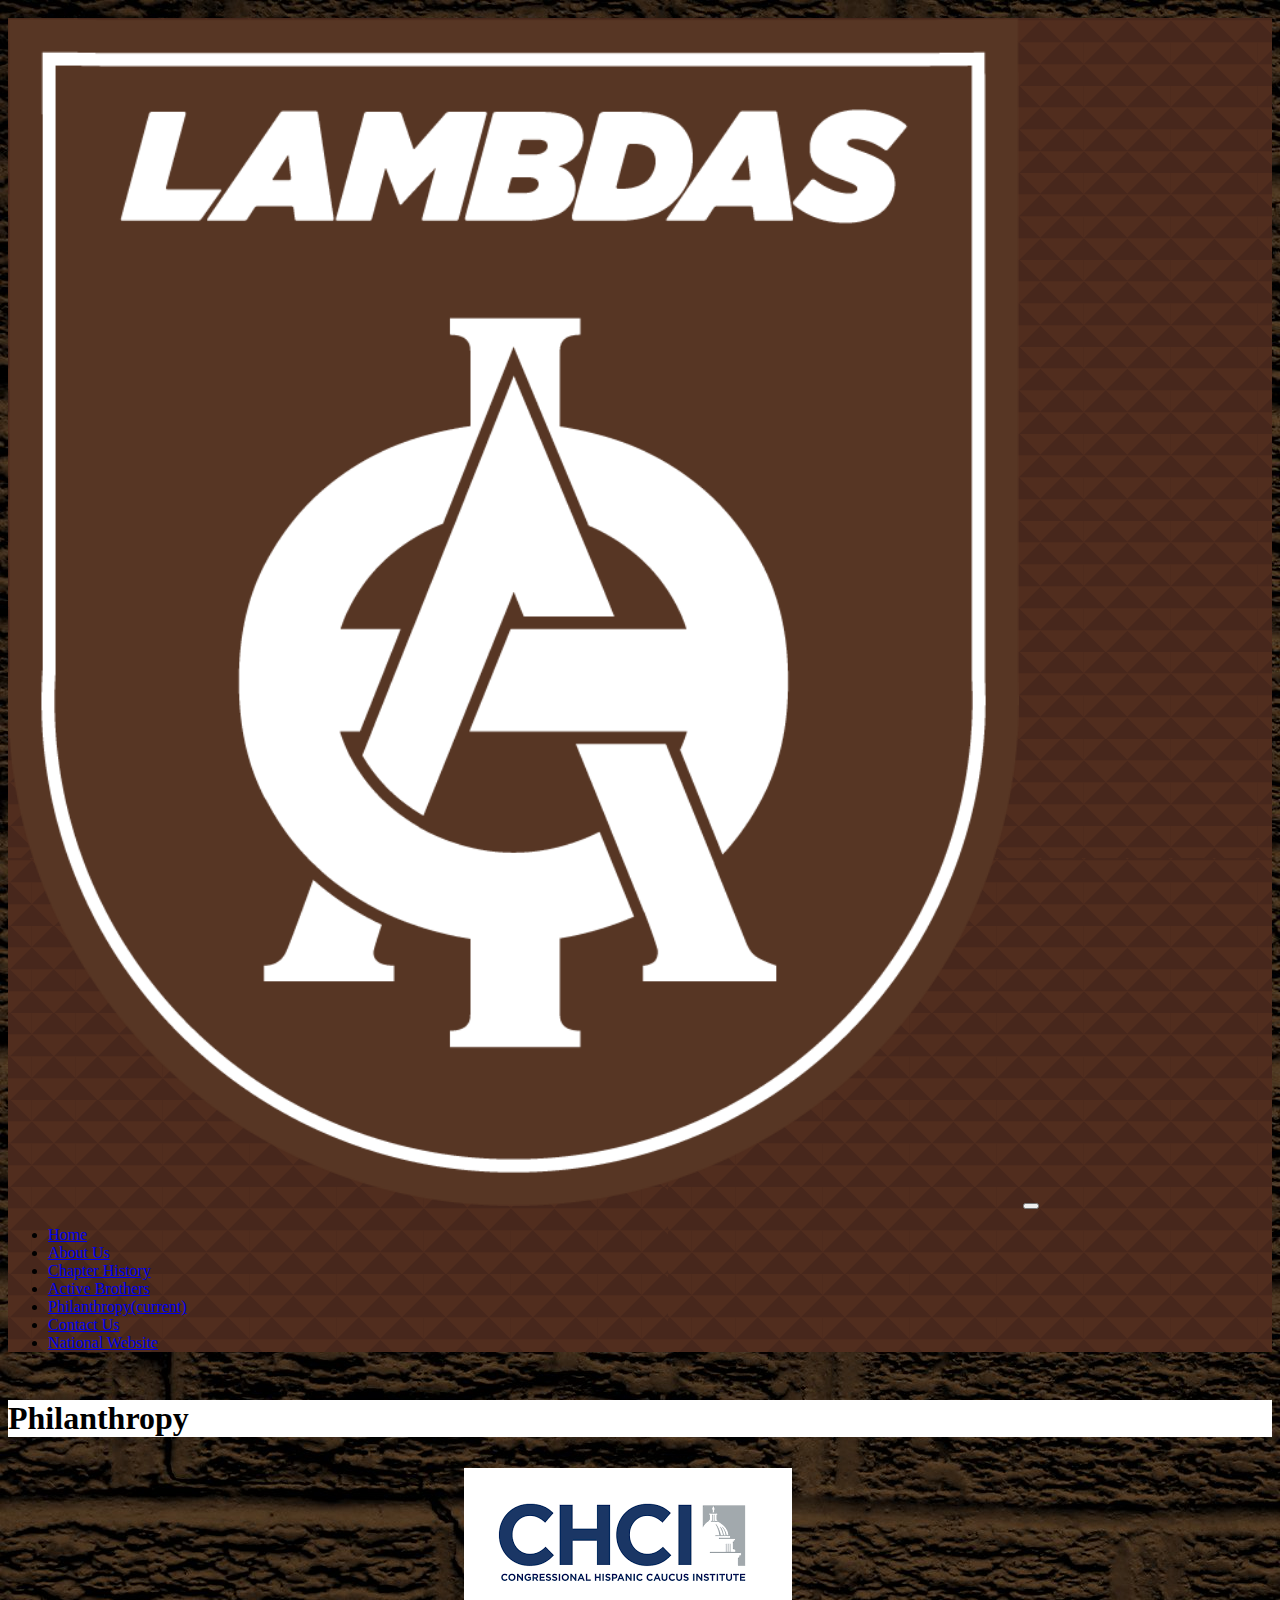
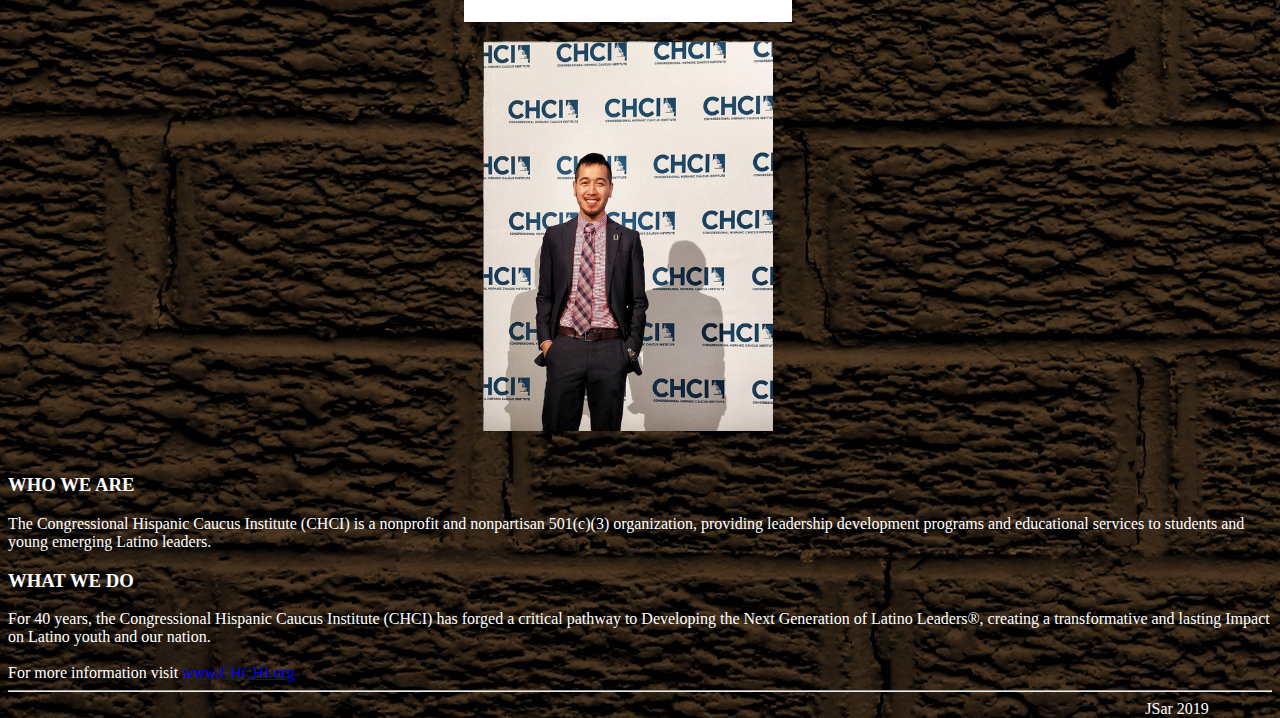
<file: Philanthropy.html>
<!doctype html>
<html lang="en">
  <head>
    <!-- Required meta tags -->
    <meta charset="utf-8">
    <meta name="viewport" content="width=device-width, initial-scale=1, shrink-to-fit=no">

    <link rel="stylesheet" href="LambdaThetaPhiStandards.css">
    <!-- Bootstrap CSS -->
    <link rel="stylesheet" href="https://stackpath.bootstrapcdn.com/bootstrap/4.1.3/css/bootstrap.min.css" integrity="sha384-MCw98/SFnGE8fJT3GXwEOngsV7Zt27NXFoaoApmYm81iuXoPkFOJwJ8ERdknLPMO" crossorigin="anonymous">

    <title>ΛΘΦ - Philanthropy</title>
  </head>
  <body>
    <!-- Start of the navbar -->
      <div class="container">
           <nav class="navbar navbar-expand-lg navbar-dark" style="
            background-image: url(src/Patterns/BrownTriangles.png">
              <a class="navbar-brand" href="./index.html"><img id="lettersBrand" src="./src/images/LambdaLogo.png"></a>
              <button class="navbar-toggler" type="button" data-toggle="collapse" data-target="#navbarSupportedContent" aria-controls="navbarSupportedContent" aria-expanded="false" aria-label="Toggle navigation">
                <span class="navbar-toggler-icon"></span>
              </button>

              <div class="collapse navbar-collapse" id="navbarSupportedContent">
                <ul class="navbar-nav mr-auto">
                  <li class="nav-item ">
                    <a class="nav-link" href="./index.html">Home </a>
                  </li>
                    <li class="nav-item ">
                    <a class="nav-link" href="About.html">About Us</a>
                  </li>
                    <li class="nav-item ">
                    <a class="nav-link" href="/ChapterHistory.html">Chapter History</a>
                  </li>
                  <li class="nav-item ">
                    <a class="nav-link" href="ActiveBrothers.html">Active Brothers</a>
                  </li>
                    <li class="nav-item active">
                    <a class="nav-link" href="Philanthropy.html">Philanthropy<span class="sr-only">(current)</span></a>
                  </li>
                  <li class="nav-item ">
                    <a class="nav-link " href="Contact.html">Contact Us</a>
                  </li>
                    <li class="nav-item">
                    <a class="nav-link" href="https://www.thelambdas.org/">National Website</a>
                  </li>
                </ul>
              </div>
          </nav>
      </div>
      <!-- End of the navbar -->
      
    <div class="container">
        <div class="jumbotron">
            <h1>Philanthropy</h1>  
        </div>
      </div>
      
      
      <div class="container whiteText">
            <div class="row">
                <div class="col-sm-7 " id="CHCILogo">
                    <img src ="./src/images/CHCILogo.png">
                    <br>
                    <img id="LuisCHCI" src="./src/images/LuisCHCI.png" height="390px" width="290px">
                </div>

                <div class="col-sm-5 Description">
                    <p><h3>WHO WE ARE</h3>
                The Congressional Hispanic Caucus Institute (CHCI) is a nonprofit and nonpartisan 501(c)(3) organization, providing leadership development programs and educational services to students and young emerging Latino leaders.

                                  <h3>WHAT WE DO </h3>
                For 40 years, the Congressional Hispanic Caucus Institute (CHCI) has forged a critical pathway to Developing the Next Generation of Latino Leaders®, creating a transformative and lasting Impact on Latino youth and our nation.
                
                    <br><br> For more information visit <a href="https:www.chci.org">www.CHCHI.org</a>
                </div>
            </div>
        </div>
      

    <!-- Optional JavaScript -->
    <!-- jQuery first, then Popper.js, then Bootstrap JS -->
    <script src="https://code.jquery.com/jquery-3.3.1.slim.min.js" integrity="sha384-q8i/X+965DzO0rT7abK41JStQIAqVgRVzpbzo5smXKp4YfRvH+8abtTE1Pi6jizo" crossorigin="anonymous"></script>
    <script src="https://cdnjs.cloudflare.com/ajax/libs/popper.js/1.14.3/umd/popper.min.js" integrity="sha384-ZMP7rVo3mIykV+2+9J3UJ46jBk0WLaUAdn689aCwoqbBJiSnjAK/l8WvCWPIPm49" crossorigin="anonymous"></script>
    <script src="https://stackpath.bootstrapcdn.com/bootstrap/4.1.3/js/bootstrap.min.js" integrity="sha384-ChfqqxuZUCnJSK3+MXmPNIyE6ZbWh2IMqE241rYiqJxyMiZ6OW/JmZQ5stwEULTy" crossorigin="anonymous"></script>
      
      
      
      
      <hr>
      <div class="footnotesHome">
        JSar 2019
          
      </div>
  </body>
</html>
</file>
<file: LambdaThetaPhiStandards.css>
.container{
    padding-top: 10px;
}
#logotype
{
    height: 10%;
    width:100%;
}
.navbar-brand{
    height:10%;
    width:10%;
}
#lettersBrand{
    height:80%;
    width:80%;
}
#headingInfo{
    text-align: center;
}
.footnotes{
    text-align: right;
    padding-right: 5%;
}
.ActiveBrothers  {
    text-align: center;
    margin: 10px;
    padding-top: 10px;
    padding-bottom: 2px;
    background-color: #E9ECEF;
    height:95%;
    width:100%;
    
    
}
.profilePics{
    height: 200px;
    width:200px;
}
.ActiveBrothers p {
    padding: 1px;
}

.Description{
    padding-top: 20px;
    padding left: 30px;
}
#CHCILogo{
    text-align: center;
    padding-right: 25px;
}

#homepage{
background-image: url(./src/images/lockedUpSP17.jpg);
    background-size: cover;
    background-position: center;
    background-position: 0px 10%;
}

#headingInfo
{
    margin-top: 20%;
    color: #FFFFFF;
    font-size: 30px;
    text-shadow:
		0px 4px 4px rgba(0,0,0,4),
		0px 8px 13px rgba(0,0,0,1),
		0px 18px 23px rgba(0,0,0,4);
}


html
{
    height: 100%
}
.footnotesHome{
    color:#FFFFFF;
    text-align: right;
    padding-right: 5%;
    text-shadow:
		0px 4px 4px rgba(0,0,0,4),
		0px 8px 13px rgba(0,0,0,1),
		0px 18px 23px rgba(0,0,0,4);
}
#contactPic{
    height:100%;
    width:100%;
}
#contactContainer{
    padding: 25px;
}
.Position{
    height: 14%;
    width:100%;
    padding-top: 0;
}
#navigation,.navbar .navbar-default{
  background-image: url("src/Patterns/BrownTriangles.png");
}
.card-img-top{
    height: 300px;
    width: 200px;
}
.activeBrothersRow{
    padding-left: 35px;
   padding-right: 45px;
    padding-bottom: 20px;
}

.card{
    margin-bottom: 30px;
}
.card-text{
    text-align: center;
}
body
{
    background-image: url("./src/Patterns/brown-wallpaper.jpg");
   
}
.jumbotron{
    background-color: #FFFFFF !important;
}
.whiteText{
    color: #FFFFFF;
}
#LuisCHCI
{
    padding-top: 15px;
}


.aboutUs{
    height: 300px;
    width: 500px;
    padding-top: 30px;
}
</file>
<file: Timeline.css>
.main-timeline{
    overflow: hidden;
    position: relative;
}
.main-timeline:before{
    content: "";
    width: 10px;
    height: 100%;
    border: 3px solid #959595;
    position: absolute;
    top: 40px;
    left: 50%;
    transform: translateX(-50%);
}
.main-timeline .timeline{
    width: 50%;
    padding: 10px 60px 10px 100px;
    float: right;
    position: relative;
}
.main-timeline .timeline:before{
    content: "";
    width: 40px;
    height: 40px;
    border-radius: 50%;
    background: #512D1E;
    border: 5px solid #fff;
    box-shadow: 0 0 1px 5px #512D1E;
    position: absolute;
    top: 42px;
    left: -20px;
}
.main-timeline .timeline-content{
    display: block;
    background: #e9e9e7;
    padding: 70px 30px 20px;
    box-shadow: 0 0 10px rgba(0,0,0,0.2) inset;
    position: relative;
    margin-bottom: 100px;
}
.main-timeline .timeline-content:hover{ text-decoration: none; }
.main-timeline .year{
    display: block;
    width: 80%;
    height: 50px;
    background: #512D1E;
    padding: 0 0 0 50px;
    font-size: 20px;
    font-weight: 800;
    color: #fff;
    line-height: 50px;
    box-shadow: 0 0 20px rgba(0,0,0,0.4) inset;
    border-radius: 10px 10px 10px 0;
    position: absolute;
    top: 20px;
    left: -20px;
}
.main-timeline .year:before{
    content: "";
    border-top: 40px solid #512D1E;
    border-left: 20px solid transparent;
    border-bottom: 20px solid transparent;
    position: absolute;
    bottom: -60px;
    left: 0;
}
.main-timeline .title{
    font-size: 18px;
    font-weight: 600;
    text-transform: uppercase;
    color: #4a4a4a;
}
.main-timeline .description{
    font-size: 14px;
    color: #6f6f6f;
    margin: 0 0 5px 0;
}
.main-timeline .timeline:nth-child(2n){
    padding: 10px 100px 10px 60px;
    text-align: right;
}
.main-timeline .timeline:nth-child(2n):before{
    left: auto;
    right: -20px;
}
.main-timeline .timeline:nth-child(2n) .year{
    padding-right: 50px;
    border-radius: 10px 10px 0 10px;
    left: auto;
    right: -20px;
}
.main-timeline .timeline:nth-child(2n) .year:before{
    border-left: none;
    border-right: 20px solid transparent;
    left: auto;
    right: 0;
}
.main-timeline .timeline:nth-child(2){ margin-top: 140px; }
.main-timeline .timeline:nth-child(odd){ margin: -140px 0 0 0; }
.main-timeline .timeline:nth-child(even){ margin-bottom: 60px; }
.main-timeline .timeline:first-child,
.main-timeline .timeline:last-child:nth-child(even){ margin: 0; }
.main-timeline .timeline:nth-child(2n):before{
    background: #512D1E;
    box-shadow: 0 0 1px 5px #512D1E;
}
.main-timeline .timeline:nth-child(2n) .year{ background: #512D1E; }
.main-timeline .timeline:nth-child(2n) .year:before{ border-top-color: #512D1E; }
.main-timeline .timeline:nth-child(3n):before{
    background: #512D1E;
    box-shadow: 0 0 1px 5px #512D1E;
}
.main-timeline .timeline:nth-child(3n) .year{ background: #512D1E; }
.main-timeline .timeline:nth-child(3n) .year:before{ border-top-color: #512D1E; }
.main-timeline .timeline:nth-child(4n):before{
    background: #512D1E;
    box-shadow: 0 0 1px 5px #512D1E;
}
.main-timeline .timeline:nth-child(4n) .year{ background: #512D1E; }
.main-timeline .timeline:nth-child(4n) .year:before{ border-top-color: #512D1E; }
@media only screen and (max-width: 990px){
    .main-timeline:before{ top: 8%; }
    .main-timeline .timeline{ padding: 10px 10px 10px 100px; }
    .main-timeline .timeline:nth-child(2n){ padding: 10px 100px 10px 10px; }
}
@media only screen and (max-width: 767px){
    .main-timeline:before{
        width: 8px;
        top: 0;
        left: 12px;
        transform: translateX(0);
    }
    .main-timeline .timeline,
    .main-timeline .timeline:nth-child(even),
    .main-timeline .timeline:nth-child(odd){
        width: 100%;
        float: none;
        text-align: left;
        padding: 0 0 0 60px;
        margin: 0 0 30px 0;
    }
    .main-timeline .timeline:before,
    .main-timeline .timeline:nth-child(2n):before{
        width: 20px;
        height: 20px;
        border: 3px solid #fff;
        top: 38px;
        left: 6px;
    }
    .main-timeline .timeline:nth-child(2n) .year{
        right: auto;
        left: -20px;
        border-radius: 10px 10px 10px 0;
    }
    .main-timeline .timeline:nth-child(2n) .year:before{
        border-left: 20px solid transparent;
        border-bottom: 20px solid transparent;
        border-right: none;
        right: auto;
        left: 0;
    }
}
</file>
